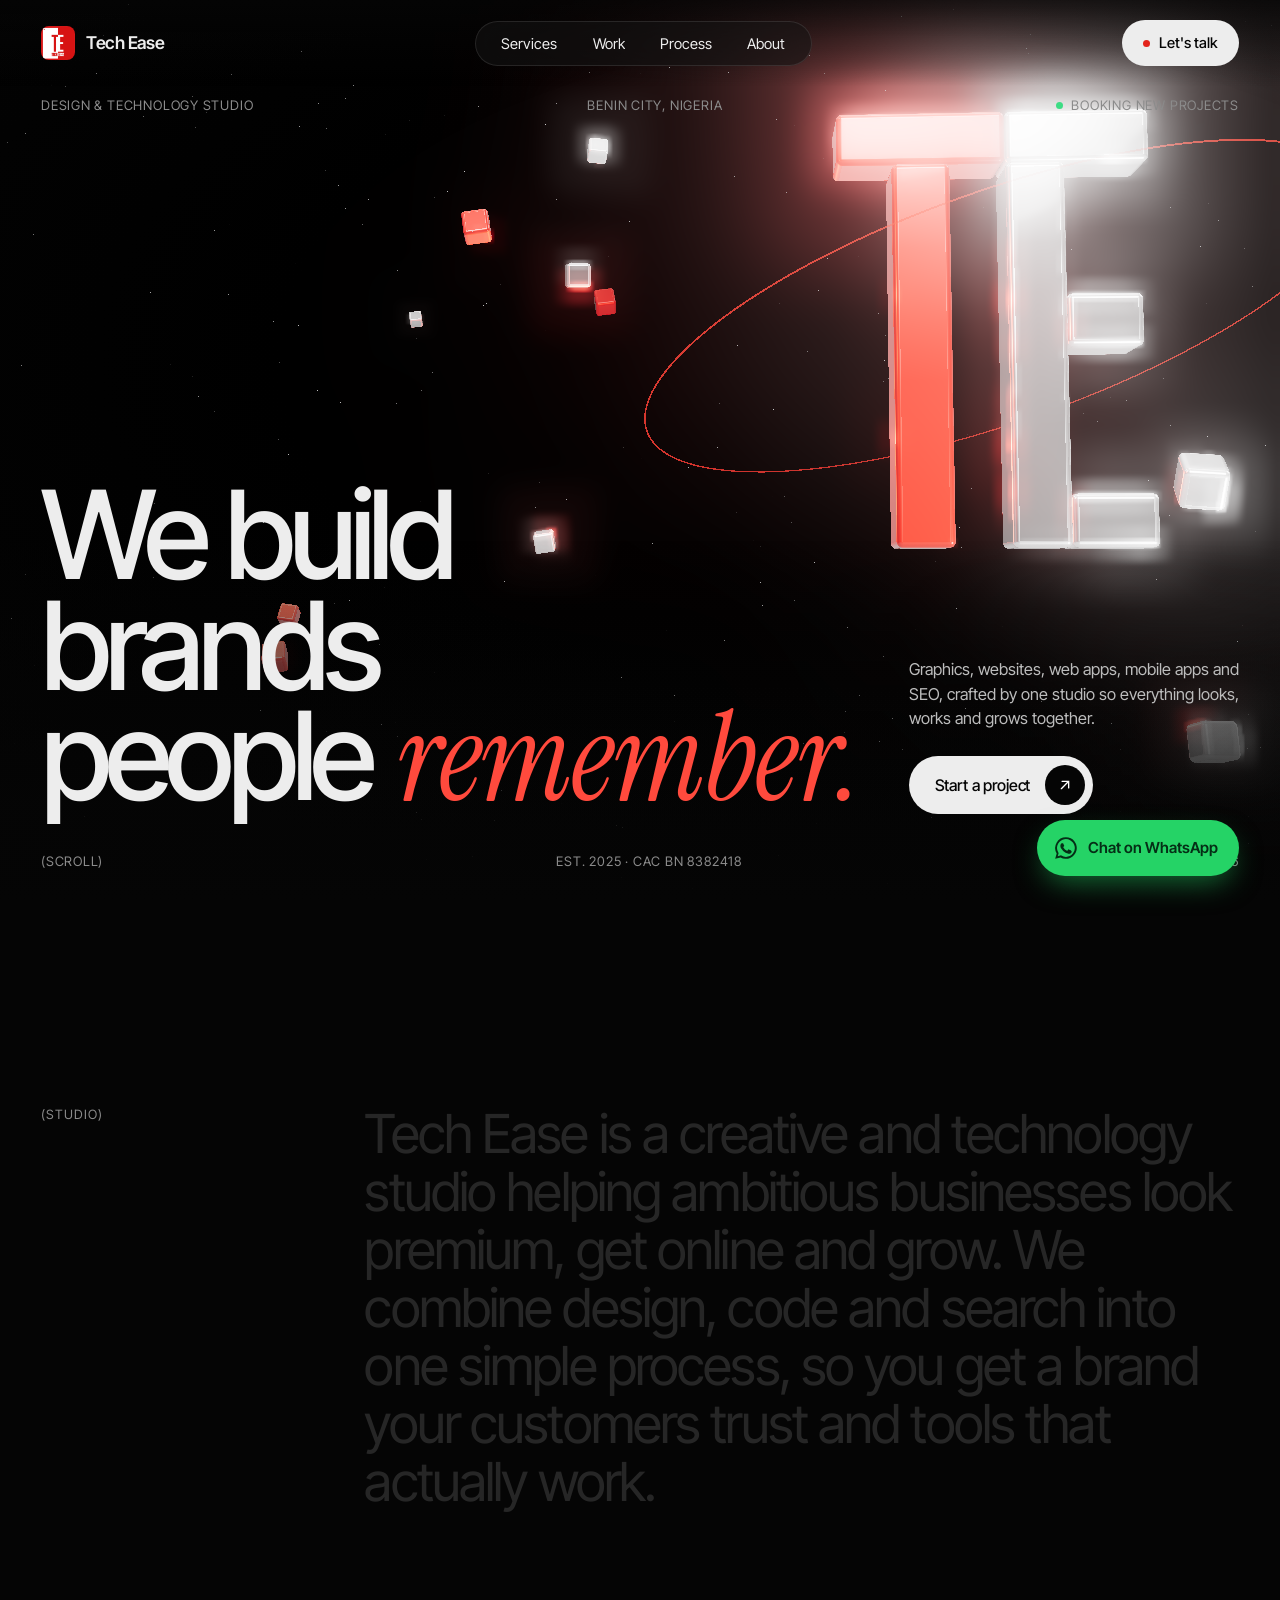
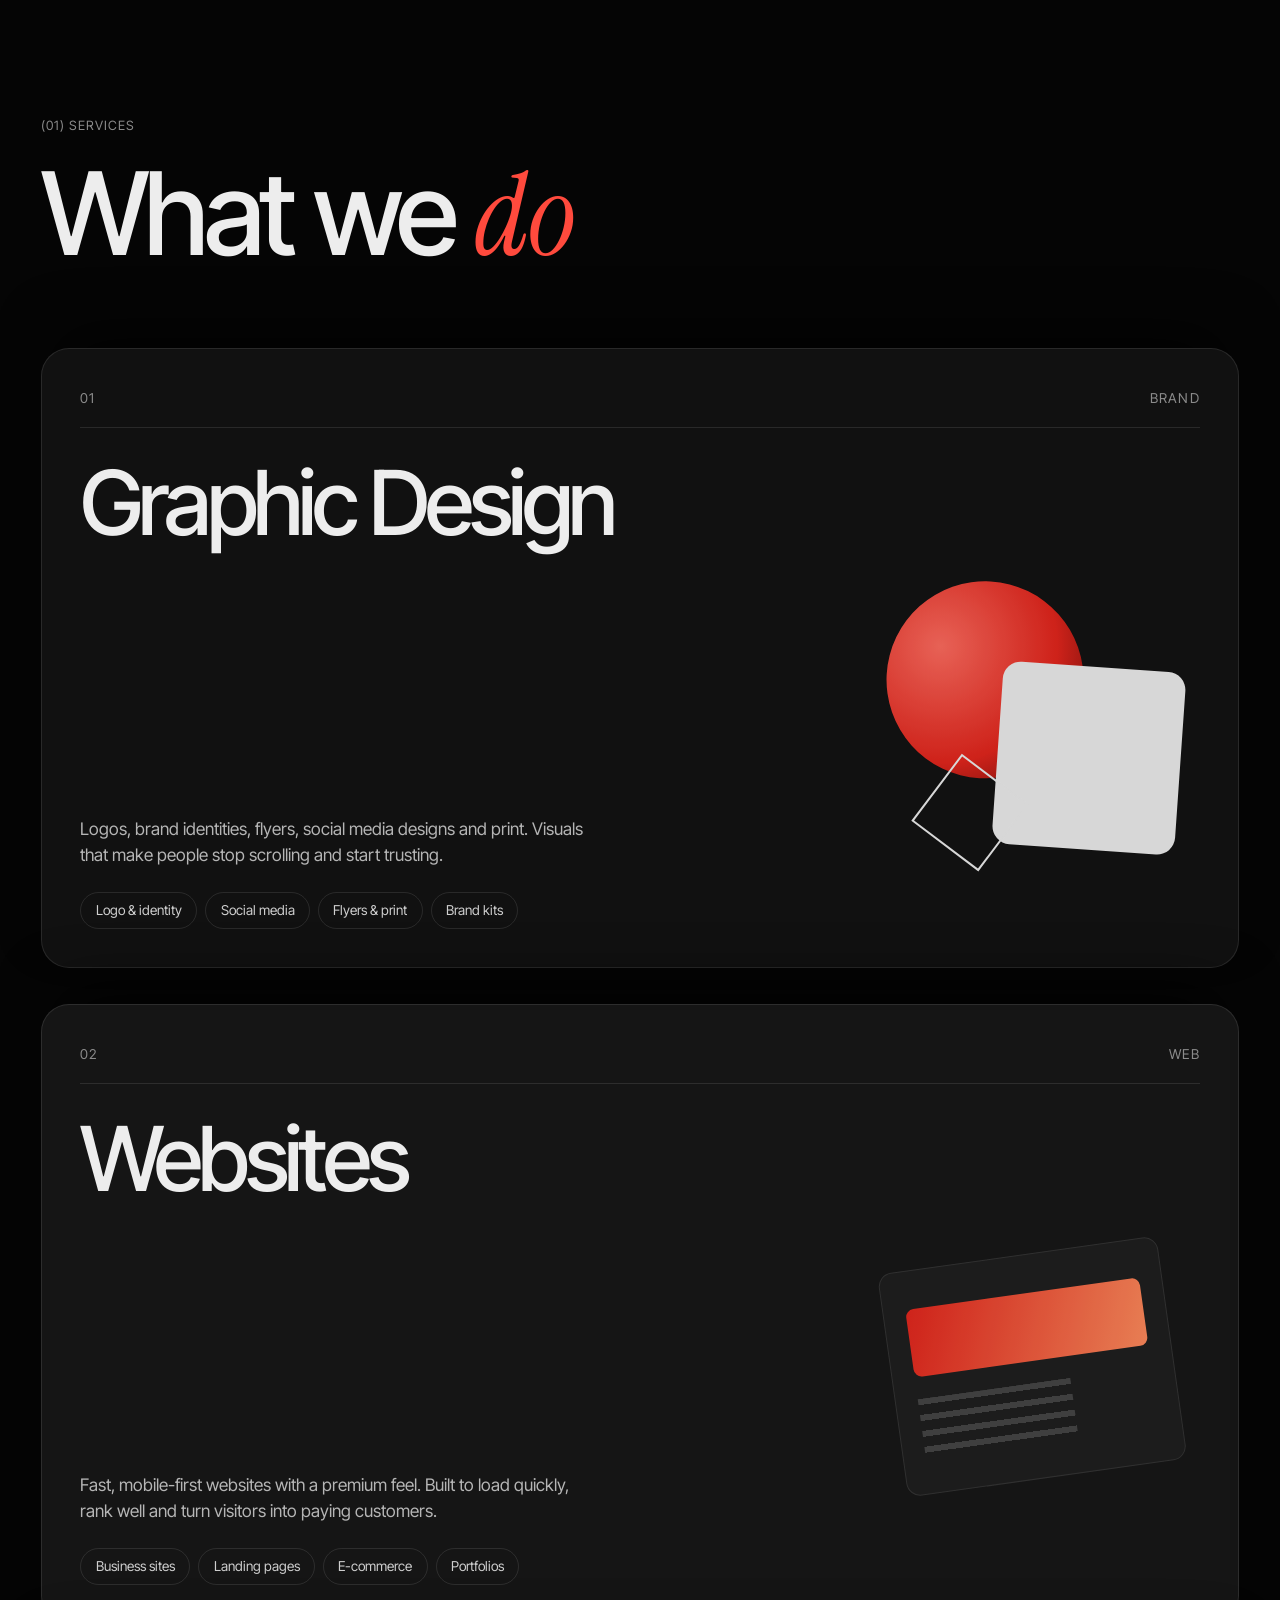
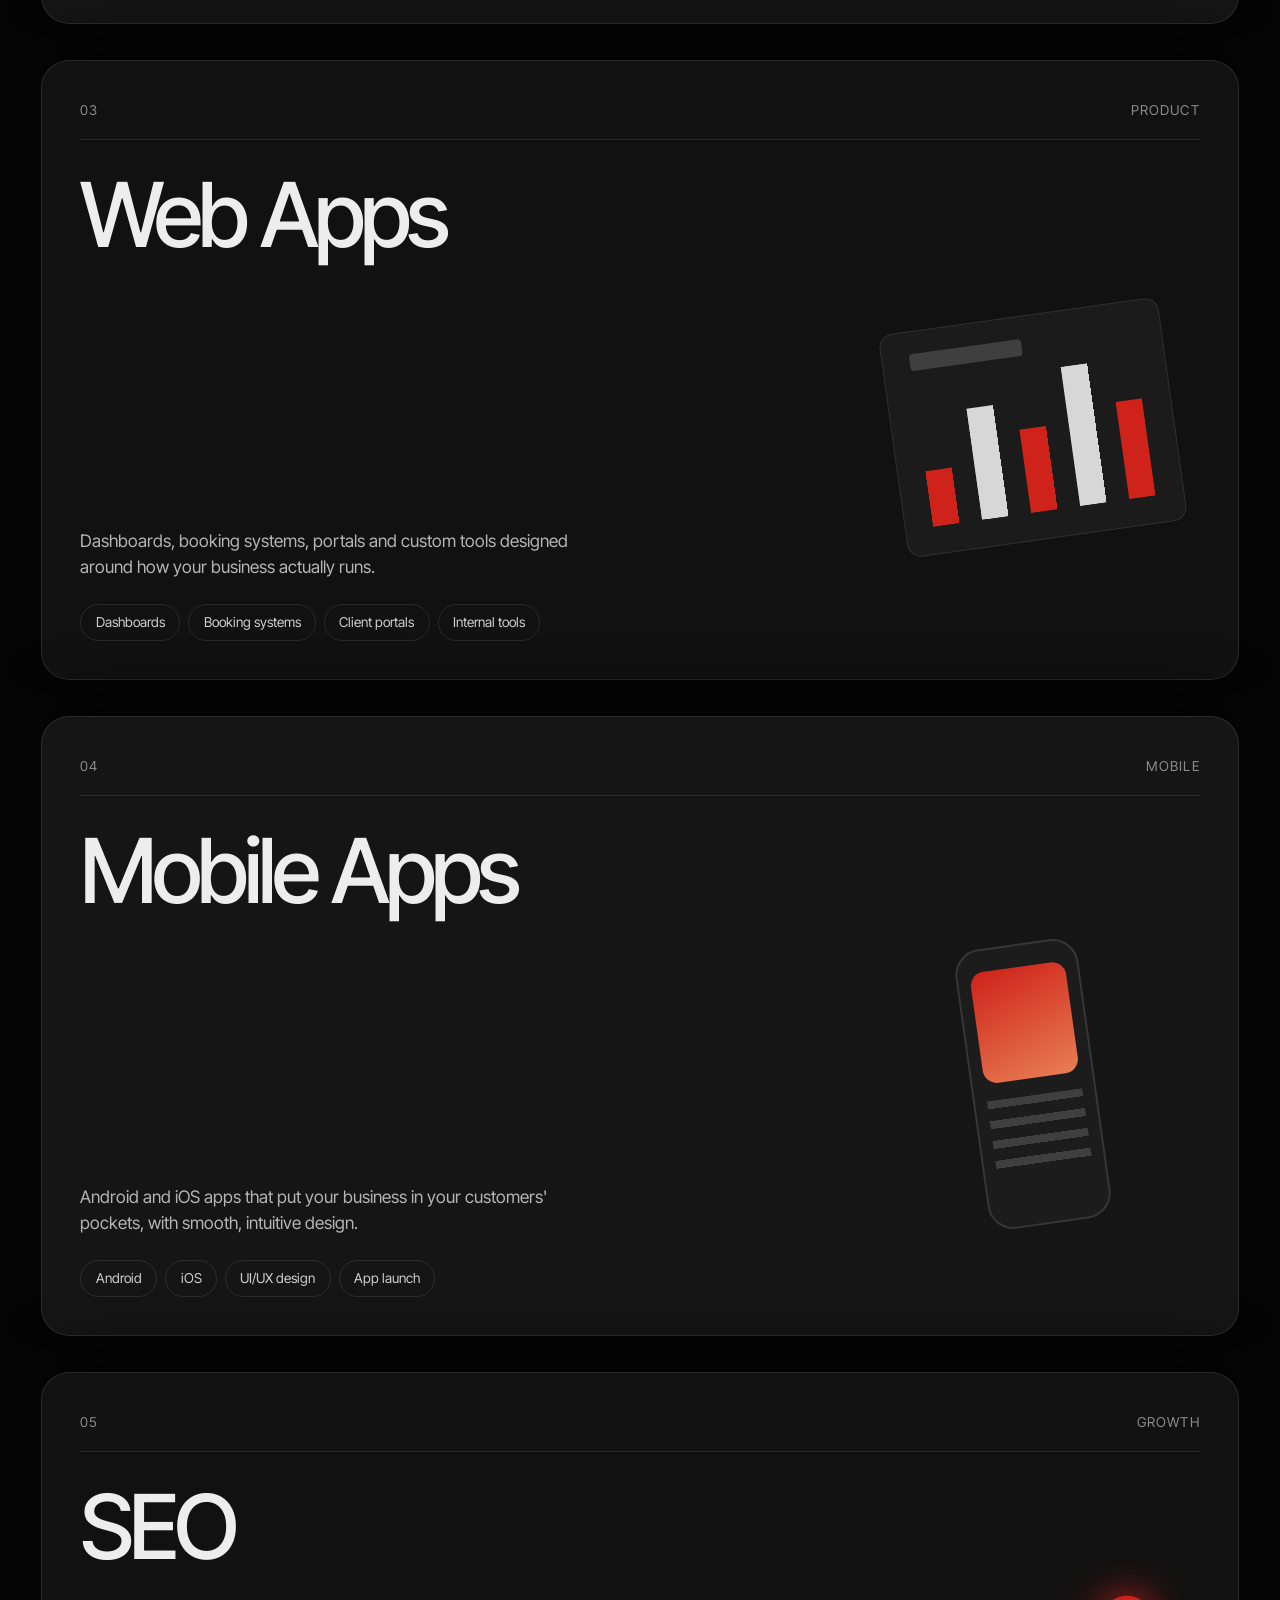
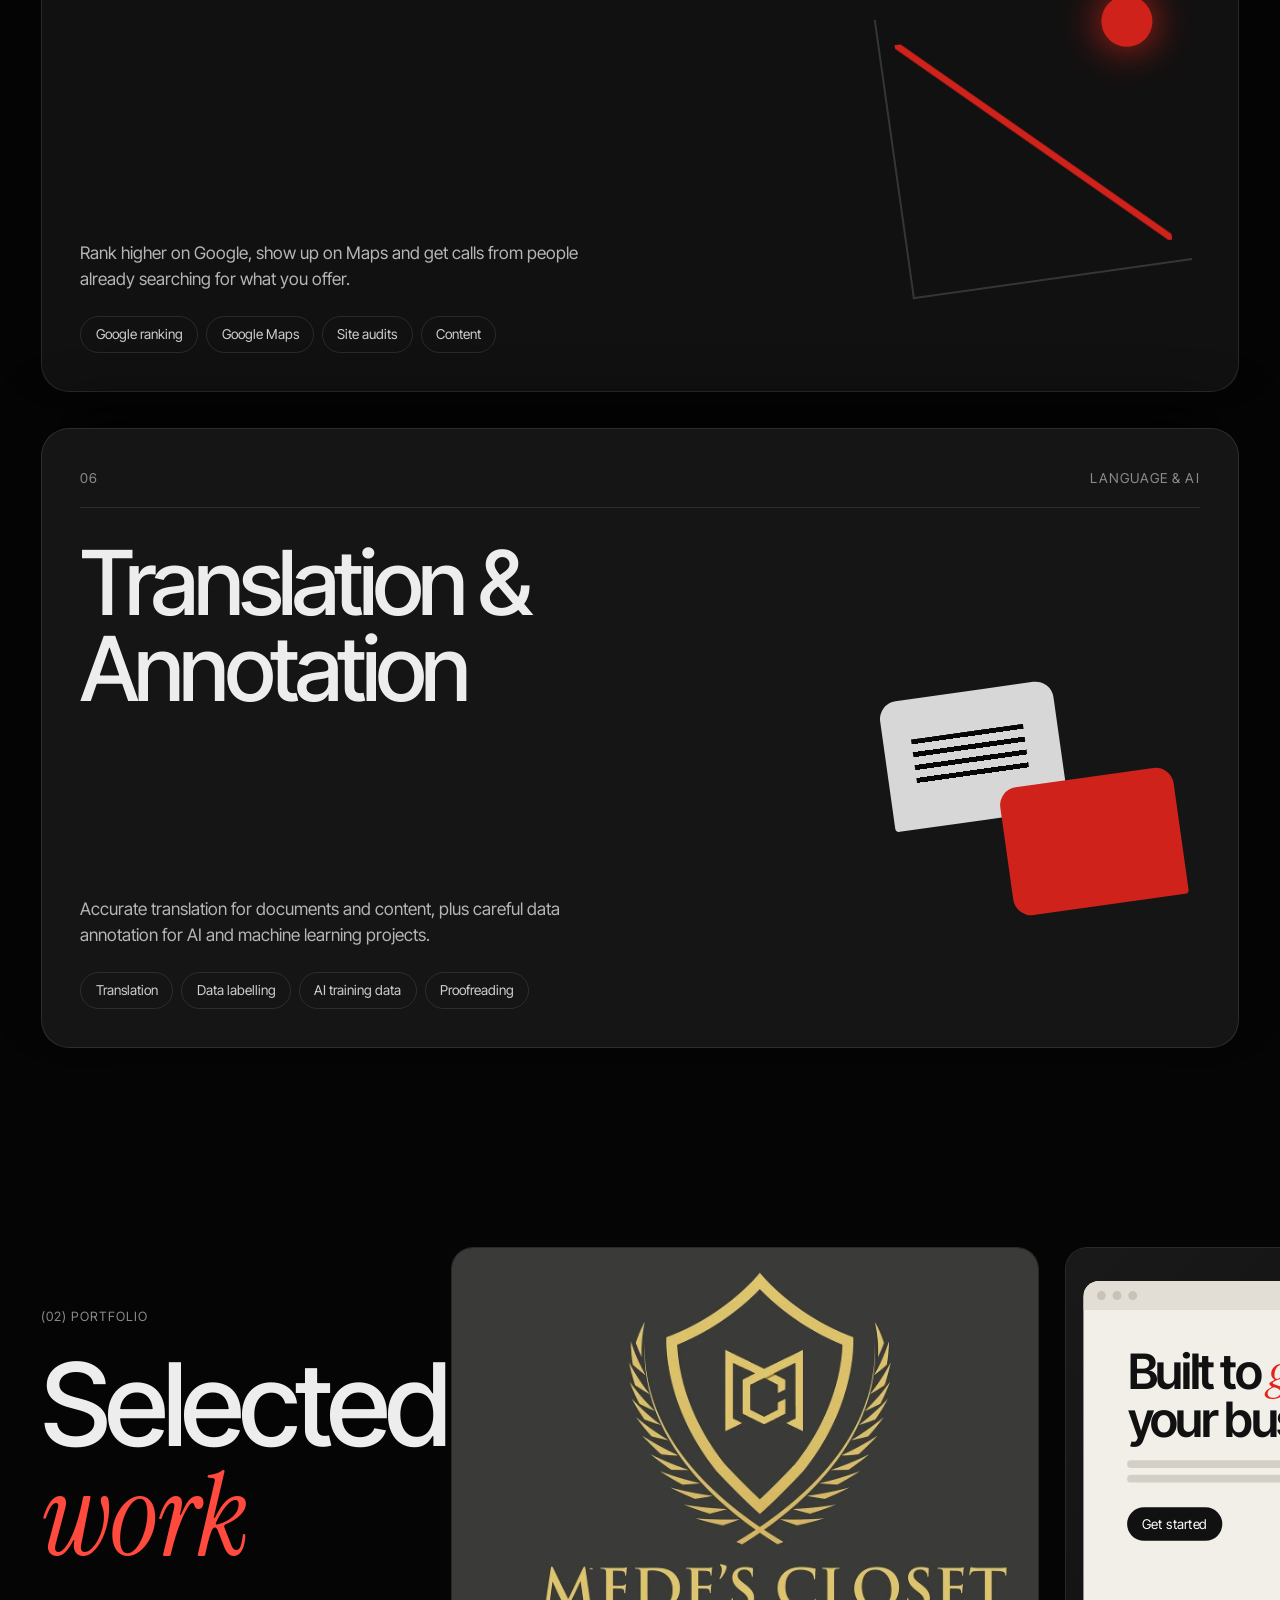
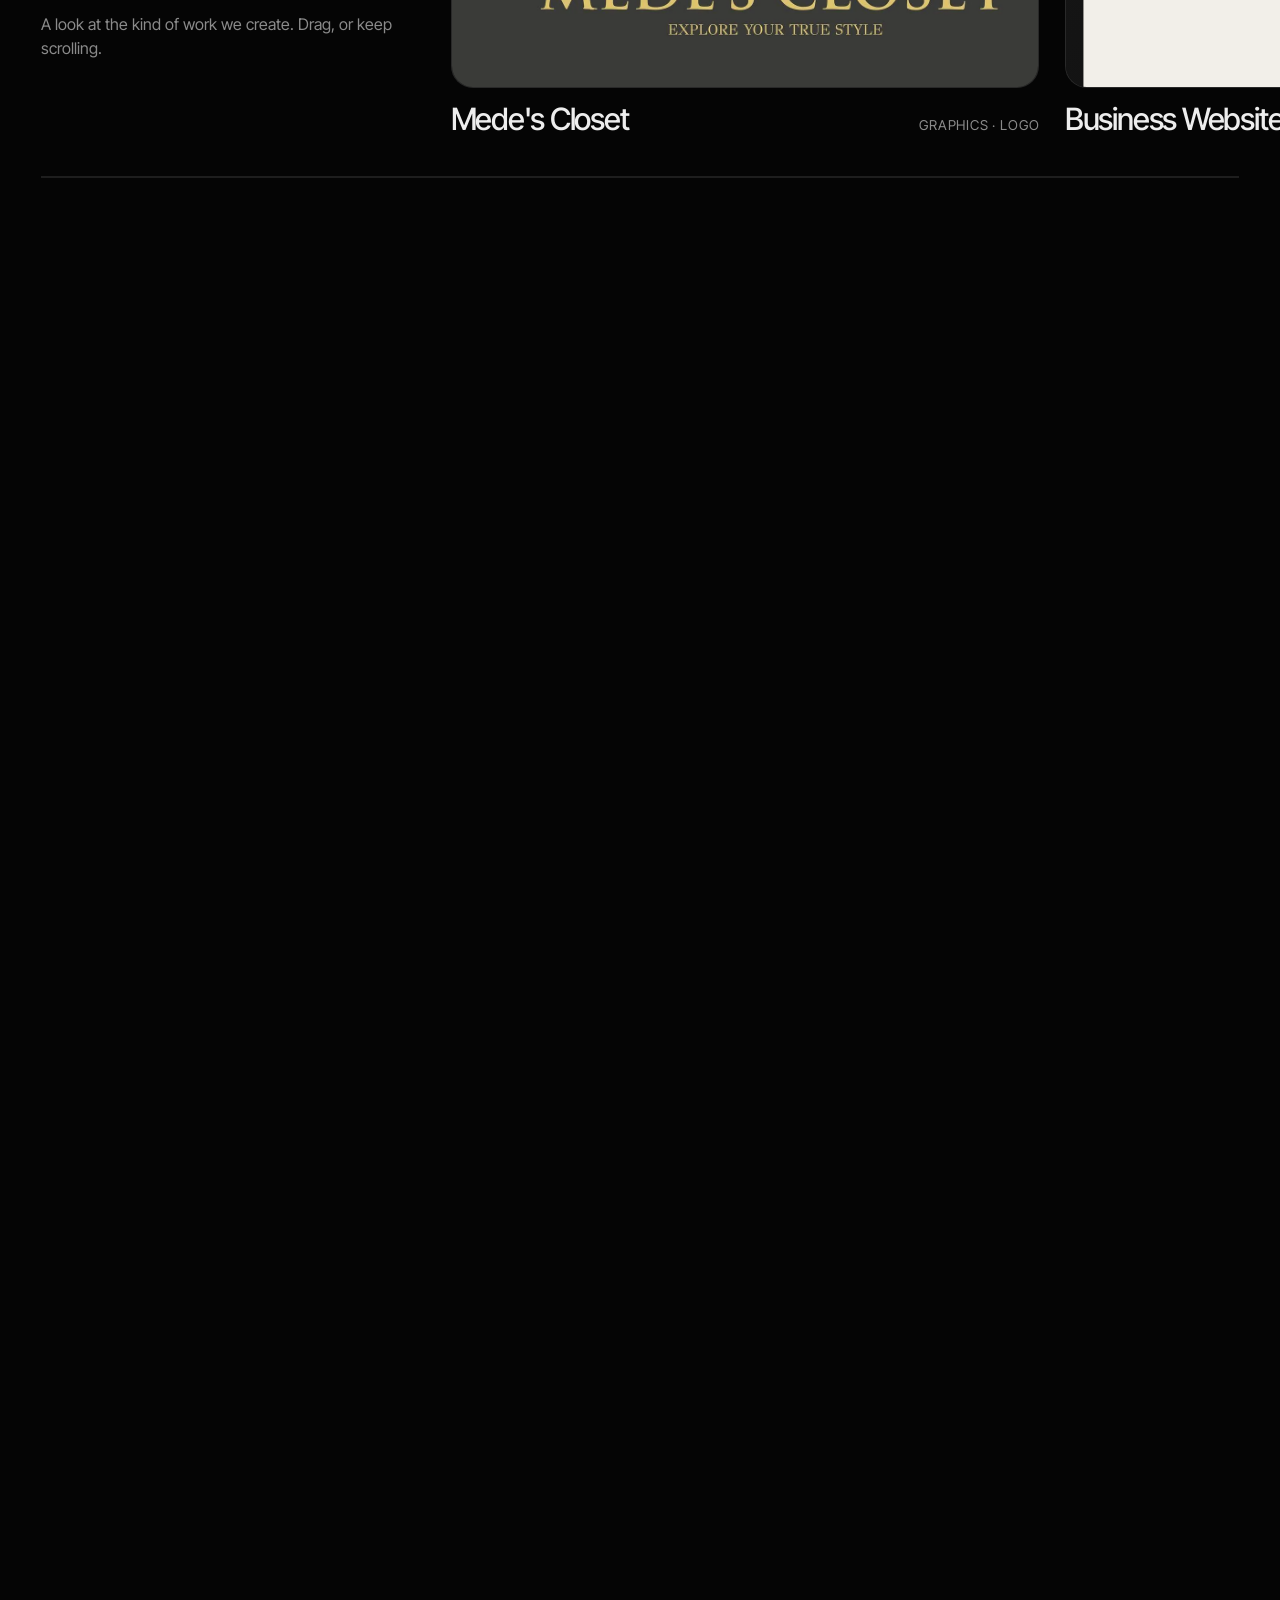
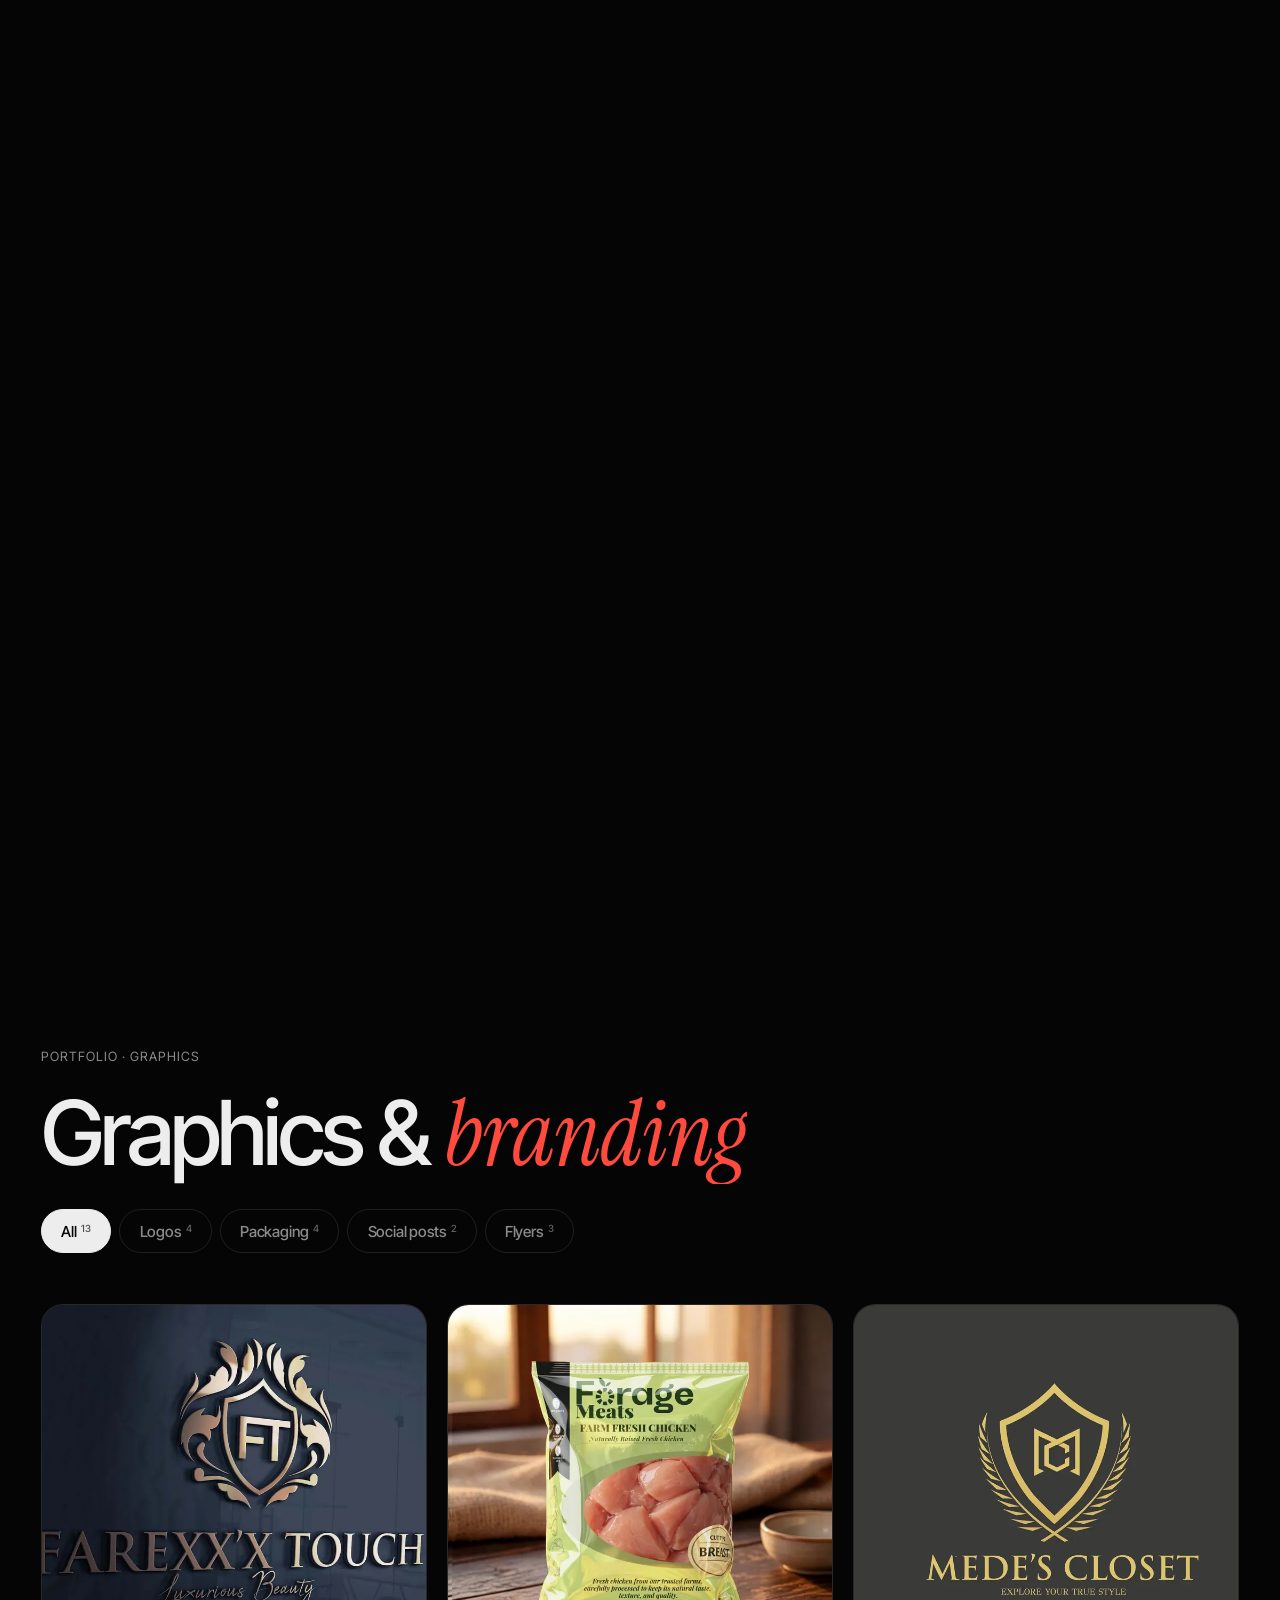
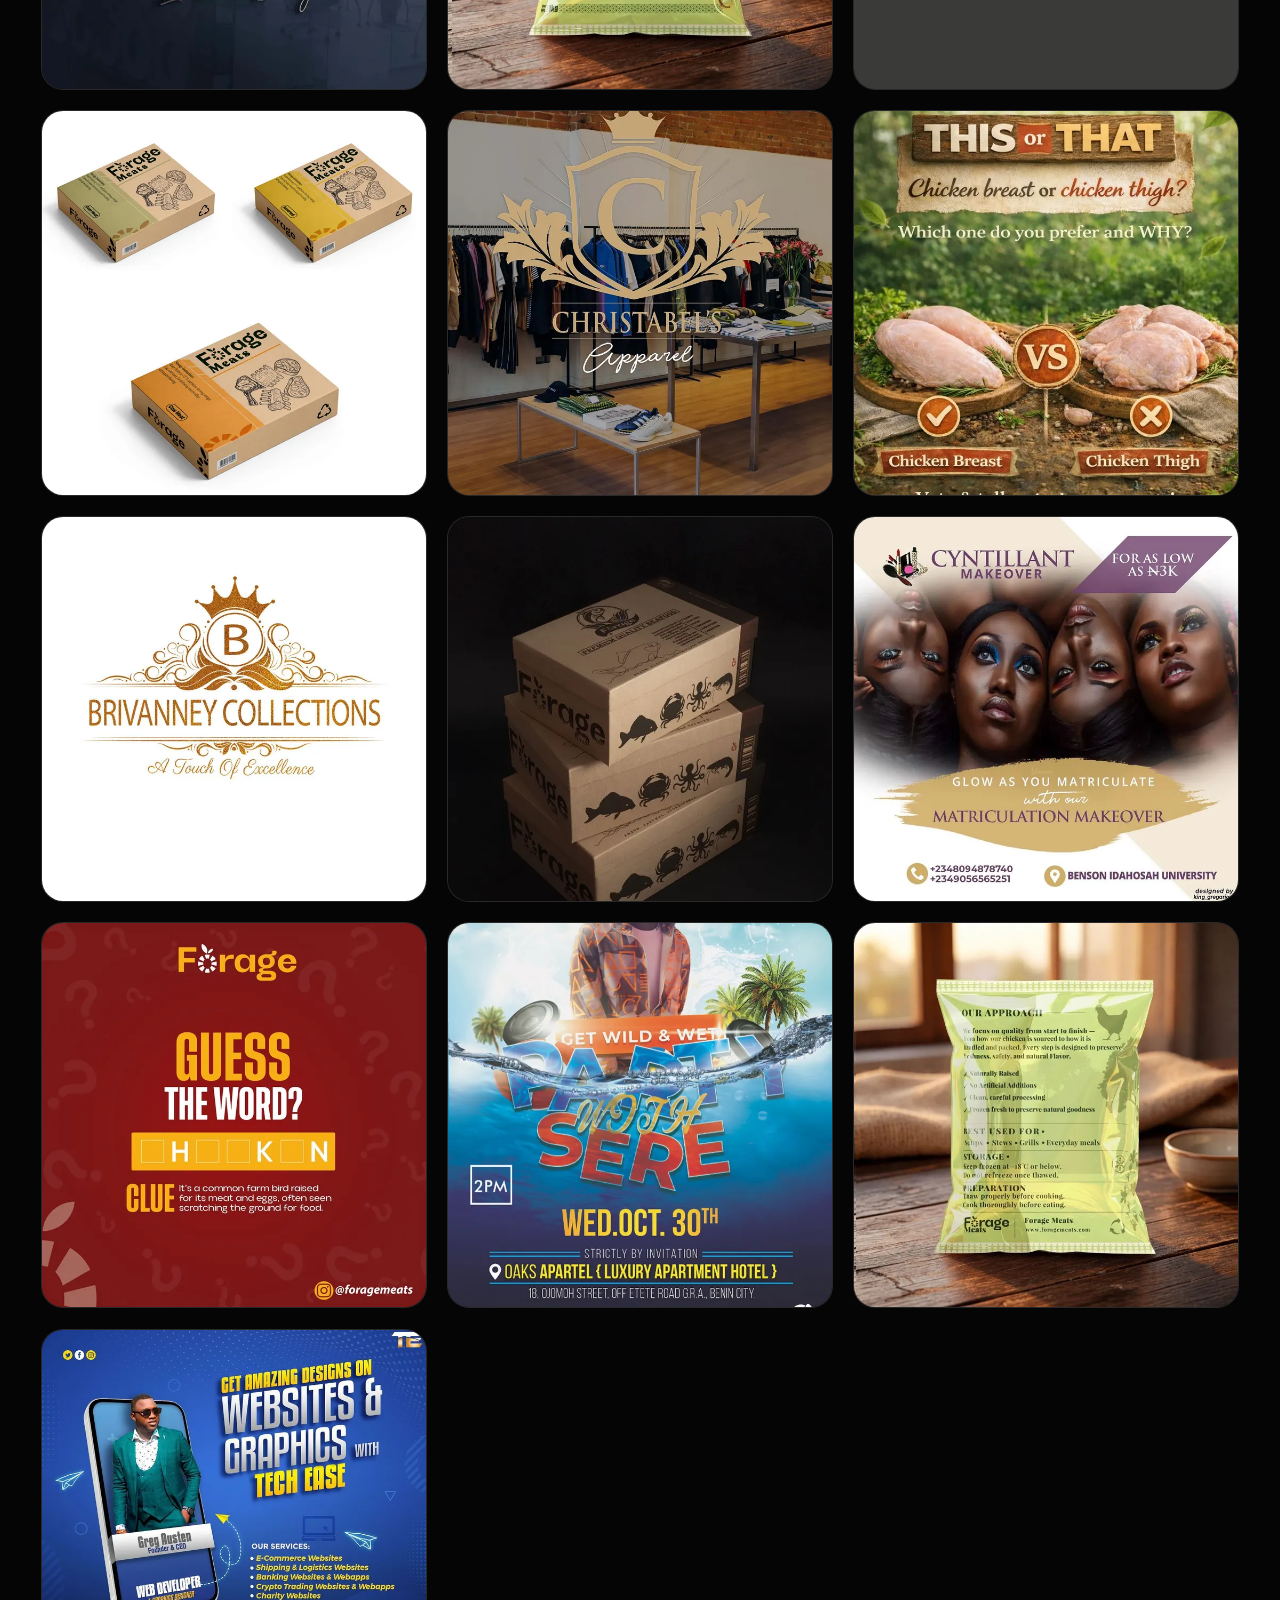
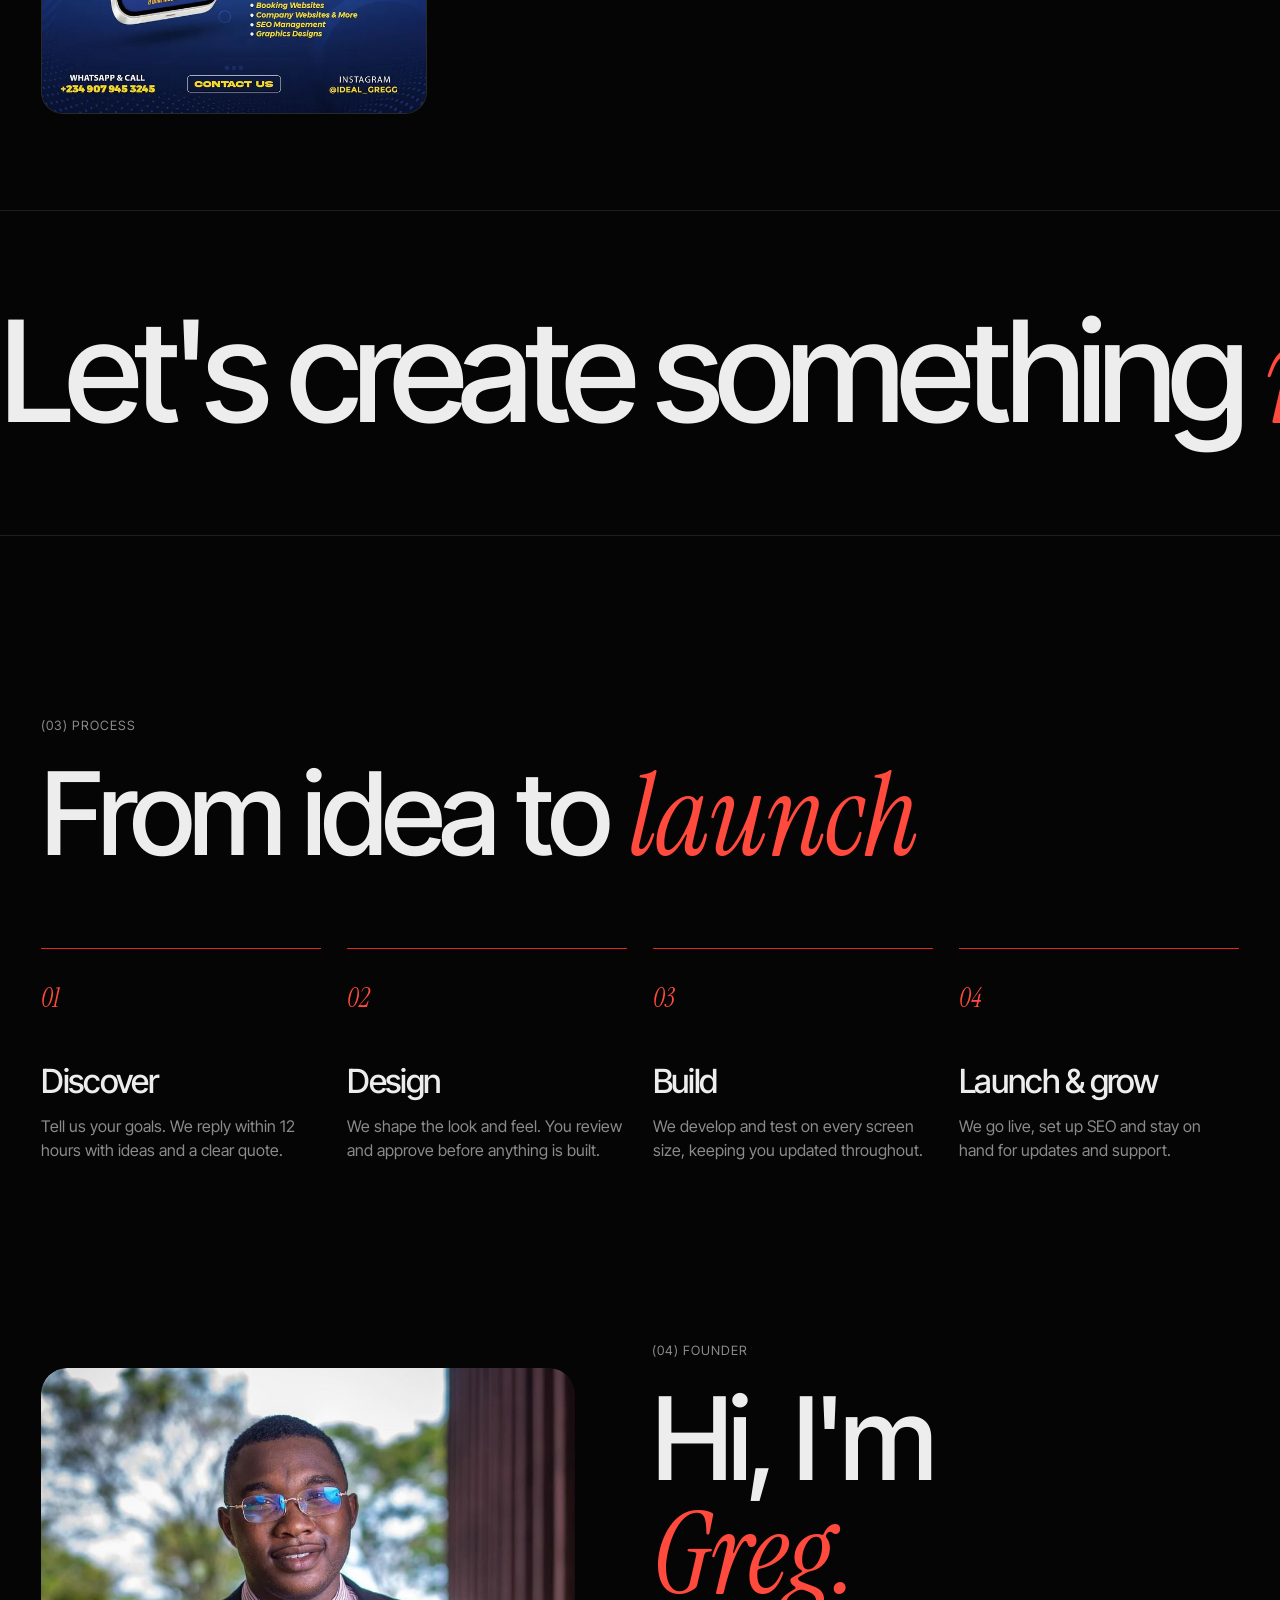
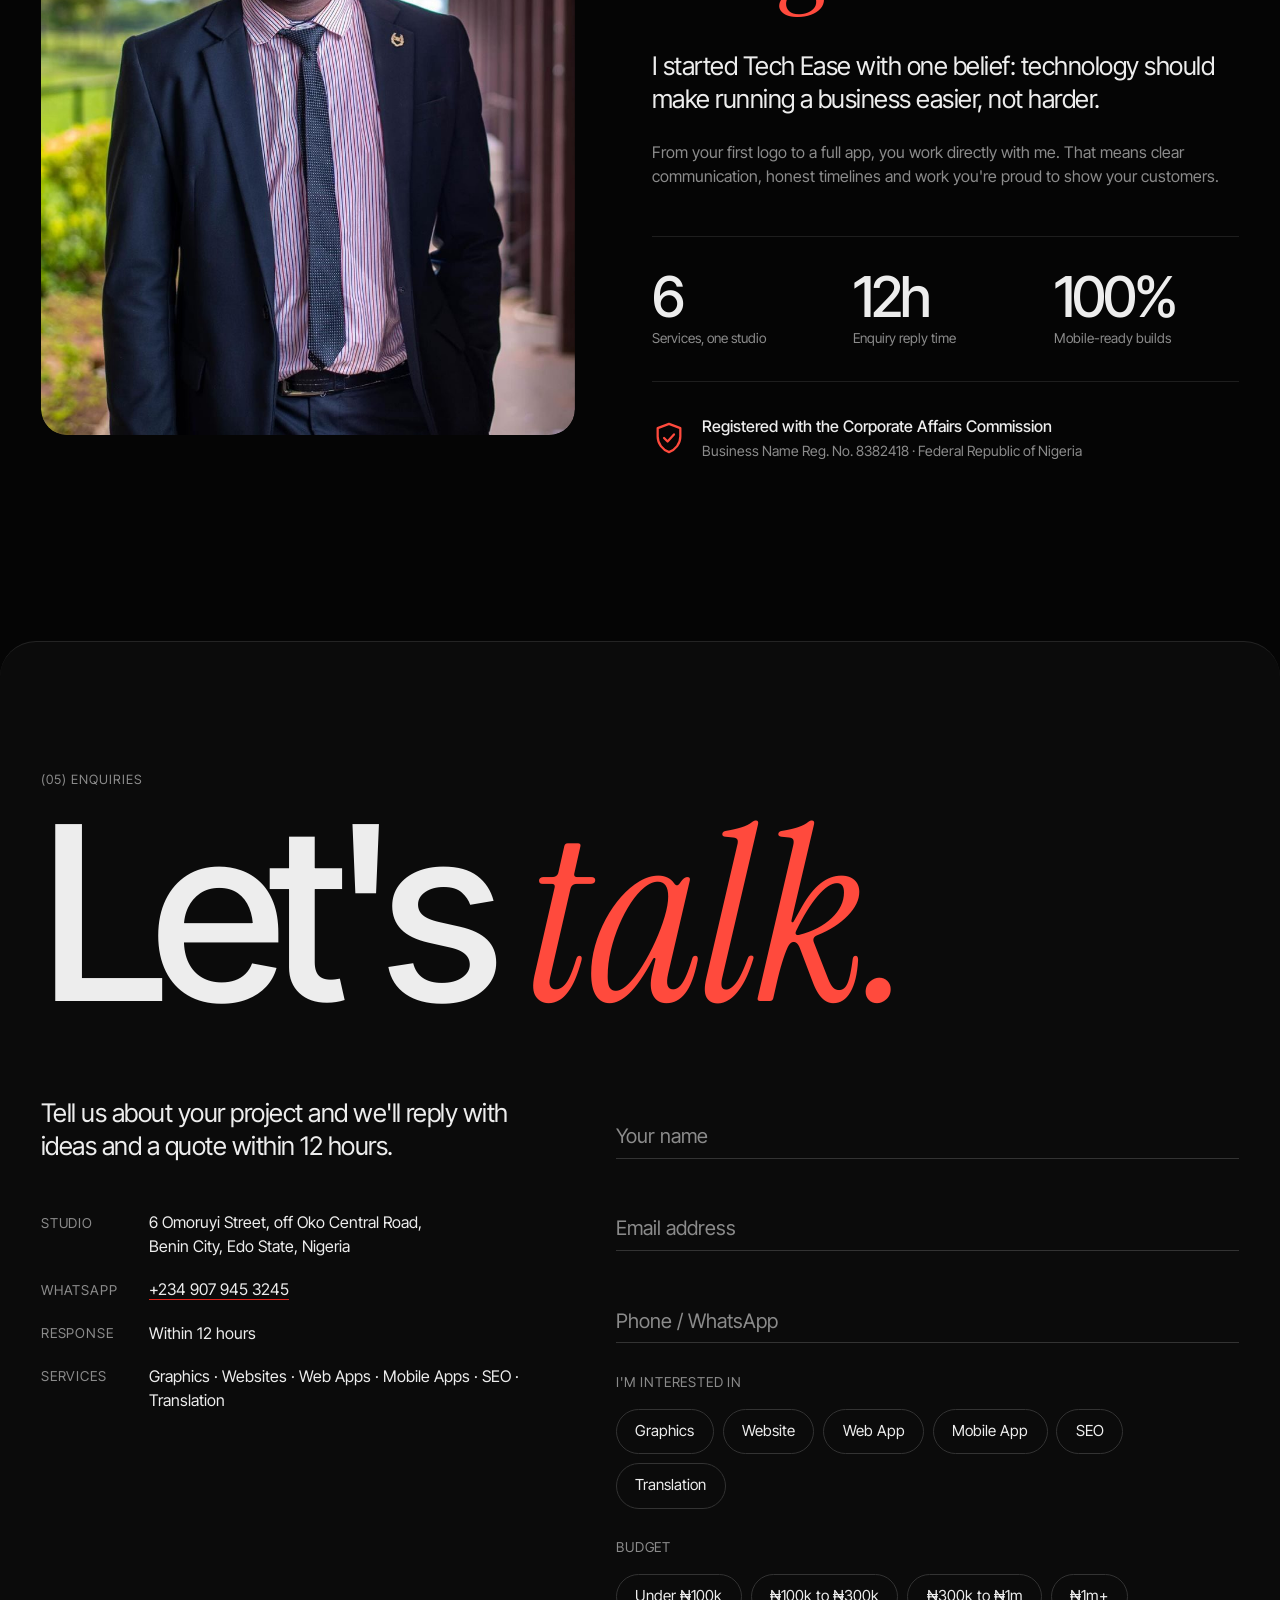
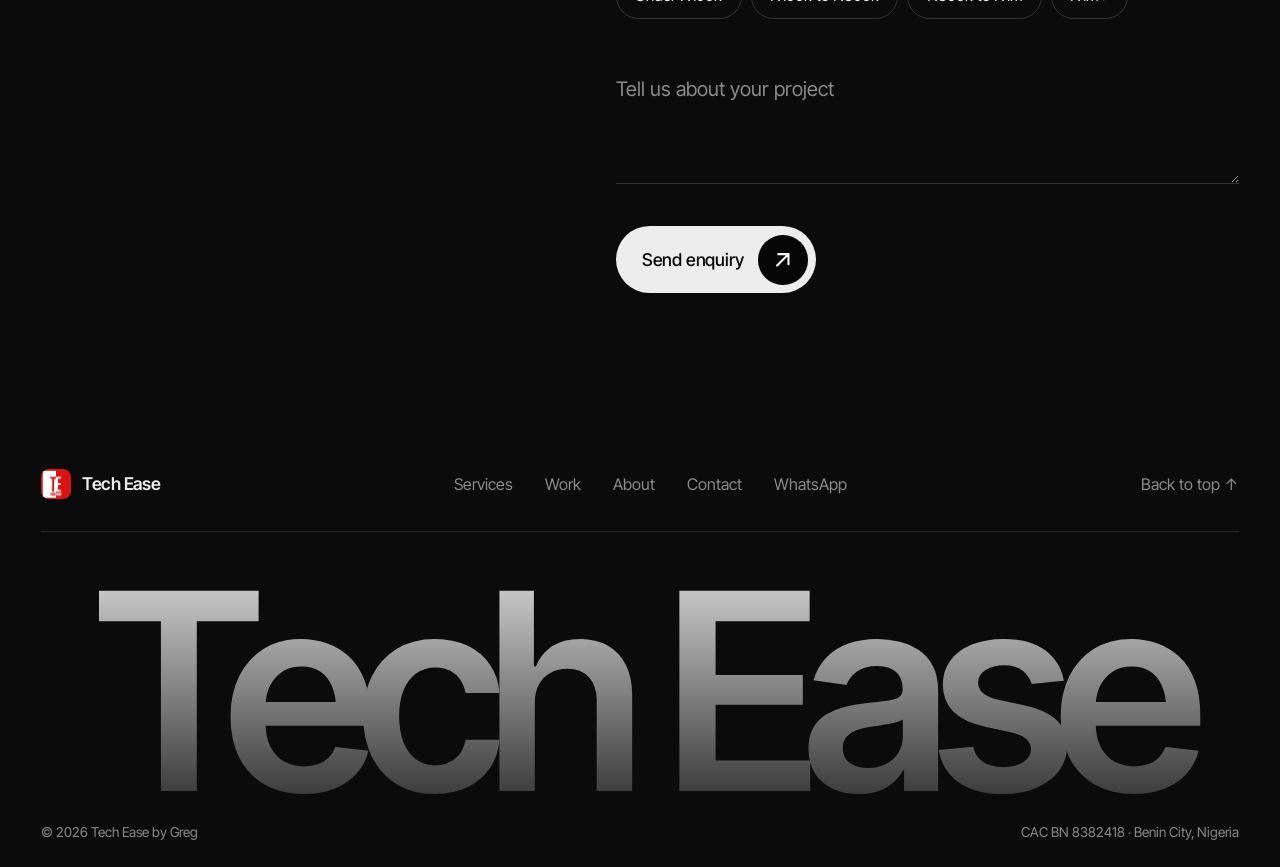
<file: index.html>
<!doctype html>
<html lang="en">
<head>
  <meta charset="utf-8">
  <meta name="viewport" content="width=device-width, initial-scale=1">
  <title>Tech Ease by Greg | Design &amp; Technology Studio</title>
  <meta name="description" content="Tech Ease is a design and technology studio in Benin City, Nigeria. Branding and graphics, websites, web apps, mobile apps and SEO. CAC registered (BN 8382418).">
  <meta property="og:title" content="Tech Ease by Greg | Design &amp; Technology Studio">
  <meta property="og:description" content="Branding, websites, web apps, mobile apps and SEO for businesses that want to look premium and grow.">
  <meta property="og:image" content="assets/logo-512.png">
  <meta name="theme-color" content="#050505">
  <link rel="icon" type="image/png" href="assets/favicon.png">
  <link rel="apple-touch-icon" href="assets/apple-touch-icon.png">
  <link rel="preconnect" href="https://fonts.googleapis.com">
  <link rel="preconnect" href="https://fonts.gstatic.com" crossorigin>
  <link href="https://fonts.googleapis.com/css2?family=Inter+Tight:wght@300;400;500;600&family=Instrument+Serif:ital@0;1&display=swap" rel="stylesheet">
  <link rel="stylesheet" href="styles.css">
  <script type="importmap">{ "imports": { "three": "./vendor/three.module.min.js", "three/addons/": "./vendor/addons/" } }</script>
</head>
<body class="is-loading">

<!-- Preloader -->
<div class="loader" aria-hidden="true">
  <div class="loader-top">
    <img src="assets/logo-512.png" alt="" width="44" height="44">
    <span>Tech Ease Studio</span>
  </div>
  <div class="loader-count"><span id="count">0</span></div>
</div>

<div class="cursor" aria-hidden="true"><span>View</span></div>

<!-- Nav -->
<header class="nav">
  <a href="#top" class="brand" aria-label="Tech Ease home">
    <img src="assets/logo-512.png" alt="" width="34" height="34">
    <span>Tech Ease</span>
  </a>
  <nav class="nav-links" id="menu">
    <a href="#services"><span data-text="Services">Services</span></a>
    <a href="#work"><span data-text="Work">Work</span></a>
    <a href="#process"><span data-text="Process">Process</span></a>
    <a href="#about"><span data-text="About">About</span></a>
    <a href="#contact" class="nav-mobile-cta">Start a project</a>
  </nav>
  <a href="#contact" class="nav-cta magnetic"><span class="nav-dot"></span>Let's talk</a>
  <button class="menu-btn" aria-label="Open menu" aria-expanded="false" aria-controls="menu"><span></span><span></span></button>
</header>

<main id="top">

  <!-- HERO -->
  <section class="hero">
    <canvas id="scene" aria-hidden="true"></canvas>
    <div class="hero-vignette" aria-hidden="true"></div>

    <div class="hero-meta hero-meta-top">
      <span>Design &amp; Technology Studio</span>
      <span class="hide-sm">Benin City, Nigeria</span>
      <span class="avail hide-sm"><i></i>Booking new projects</span>
    </div>

    <div class="hero-content">
      <h1 class="hero-title split-hero">
        <span class="row">We build brands</span>
        <span class="row">people <em>remember.</em></span>
      </h1>
      <div class="hero-side fade-up">
        <p>Graphics, websites, web apps, mobile apps and SEO, crafted by one studio so everything looks, works and grows together.</p>
        <a href="#contact" class="btn magnetic"><span>Start a project</span><svg viewBox="0 0 24 24"><path d="M7 17 17 7M8 7h9v9"/></svg></a>
      </div>
    </div>

    <div class="hero-meta hero-meta-bottom">
      <span>(Scroll)</span>
      <span class="hide-sm">Est. 2025 · CAC BN 8382418</span>
      <span>©2026</span>
    </div>
  </section>

  <!-- STATEMENT -->
  <section class="statement">
    <p class="label">(Studio)</p>
    <p class="statement-text" id="statement">Tech Ease is a creative and technology studio helping ambitious businesses look premium, get online and grow. We combine design, code and search into one simple process, so you get a brand your customers trust and tools that actually work.</p>
  </section>

  <!-- SERVICES -->
  <section id="services" class="services">
    <div class="section-head">
      <p class="label">(01) Services</p>
      <h2 class="split">What we <em>do</em></h2>
    </div>

    <div class="stack">
      <article class="svc" style="--i:0">
        <div class="svc-top"><span class="svc-num">01</span><span class="svc-cat">Brand</span></div>
        <h3>Graphic Design</h3>
        <div class="svc-body">
          <p>Logos, brand identities, flyers, social media designs and print. Visuals that make people stop scrolling and start trusting.</p>
          <ul class="tags"><li>Logo &amp; identity</li><li>Social media</li><li>Flyers &amp; print</li><li>Brand kits</li></ul>
        </div>
        <div class="svc-art art-graphics" aria-hidden="true"><i></i><i></i><i></i></div>
      </article>
      <article class="svc" style="--i:1">
        <div class="svc-top"><span class="svc-num">02</span><span class="svc-cat">Web</span></div>
        <h3>Websites</h3>
        <div class="svc-body">
          <p>Fast, mobile-first websites with a premium feel. Built to load quickly, rank well and turn visitors into paying customers.</p>
          <ul class="tags"><li>Business sites</li><li>Landing pages</li><li>E-commerce</li><li>Portfolios</li></ul>
        </div>
        <div class="svc-art art-web" aria-hidden="true"><i></i><i></i><i></i></div>
      </article>
      <article class="svc" style="--i:2">
        <div class="svc-top"><span class="svc-num">03</span><span class="svc-cat">Product</span></div>
        <h3>Web Apps</h3>
        <div class="svc-body">
          <p>Dashboards, booking systems, portals and custom tools designed around how your business actually runs.</p>
          <ul class="tags"><li>Dashboards</li><li>Booking systems</li><li>Client portals</li><li>Internal tools</li></ul>
        </div>
        <div class="svc-art art-app" aria-hidden="true"><i></i><i></i><i></i></div>
      </article>
      <article class="svc" style="--i:3">
        <div class="svc-top"><span class="svc-num">04</span><span class="svc-cat">Mobile</span></div>
        <h3>Mobile Apps</h3>
        <div class="svc-body">
          <p>Android and iOS apps that put your business in your customers' pockets, with smooth, intuitive design.</p>
          <ul class="tags"><li>Android</li><li>iOS</li><li>UI/UX design</li><li>App launch</li></ul>
        </div>
        <div class="svc-art art-mobile" aria-hidden="true"><i></i><i></i><i></i></div>
      </article>
      <article class="svc" style="--i:4">
        <div class="svc-top"><span class="svc-num">05</span><span class="svc-cat">Growth</span></div>
        <h3>SEO</h3>
        <div class="svc-body">
          <p>Rank higher on Google, show up on Maps and get calls from people already searching for what you offer.</p>
          <ul class="tags"><li>Google ranking</li><li>Google Maps</li><li>Site audits</li><li>Content</li></ul>
        </div>
        <div class="svc-art art-seo" aria-hidden="true"><i></i><i></i><i></i></div>
      </article>
      <article class="svc" style="--i:5">
        <div class="svc-top"><span class="svc-num">06</span><span class="svc-cat">Language &amp; AI</span></div>
        <h3>Translation &amp; Annotation</h3>
        <div class="svc-body">
          <p>Accurate translation for documents and content, plus careful data annotation for AI and machine learning projects.</p>
          <ul class="tags"><li>Translation</li><li>Data labelling</li><li>AI training data</li><li>Proofreading</li></ul>
        </div>
        <div class="svc-art art-lang" aria-hidden="true"><i></i><i></i><i></i></div>
      </article>
    </div>
  </section>

  <!-- WORK -->
  <section id="work" class="work">
    <div class="work-pin">
      <div class="work-track" id="work-track">
        <div class="work-intro">
          <p class="label">(02) Portfolio</p>
          <h2>Selected<br><em>work</em></h2>
          <p class="muted">A look at the kind of work we create. Drag, or keep scrolling.</p>
        </div>
        <!-- project cards from work.js -->
      </div>
    </div>
    <div class="work-progress" aria-hidden="true"><span></span></div>
  </section>

  <!-- GRAPHICS GALLERY -->
  <section id="graphics" class="gallery">
    <div class="gallery-head">
      <div>
        <p class="label">Portfolio · Graphics</p>
        <h2 class="split">Graphics &amp; <em>branding</em></h2>
      </div>
      <div class="gallery-filters" role="group" aria-label="Filter designs" id="gallery-filters"></div>
    </div>
    <div class="gallery-grid" id="gallery-grid"><!-- designs from work.js --></div>
  </section>

  <div class="lightbox" id="lightbox" role="dialog" aria-modal="true" aria-label="Design preview" hidden>
    <button class="lb-close" type="button" aria-label="Close">&times;</button>
    <button class="lb-nav lb-prev" type="button" aria-label="Previous design">&#8592;</button>
    <figure><img alt=""><figcaption><b></b><span></span></figcaption></figure>
    <button class="lb-nav lb-next" type="button" aria-label="Next design">&#8594;</button>
  </div>

  <!-- MARQUEE -->
  <section class="big-marquee" aria-hidden="true">
    <div class="bm-track">
      <span>Let's create something <em>remarkable</em></span><b>✦</b>
      <span>Let's create something <em>remarkable</em></span><b>✦</b>
    </div>
  </section>

  <!-- PROCESS -->
  <section id="process" class="process">
    <div class="section-head">
      <p class="label">(03) Process</p>
      <h2 class="split">From idea to <em>launch</em></h2>
    </div>
    <div class="steps">
      <div class="step"><span class="step-line"></span><span class="step-num">01</span><h3>Discover</h3><p>Tell us your goals. We reply within 12 hours with ideas and a clear quote.</p></div>
      <div class="step"><span class="step-line"></span><span class="step-num">02</span><h3>Design</h3><p>We shape the look and feel. You review and approve before anything is built.</p></div>
      <div class="step"><span class="step-line"></span><span class="step-num">03</span><h3>Build</h3><p>We develop and test on every screen size, keeping you updated throughout.</p></div>
      <div class="step"><span class="step-line"></span><span class="step-num">04</span><h3>Launch &amp; grow</h3><p>We go live, set up SEO and stay on hand for updates and support.</p></div>
    </div>
  </section>

  <!-- ABOUT -->
  <section id="about" class="about">
    <div class="about-media">
      <div class="about-img"><img src="assets/greg.jpg" alt="Greg, founder of Tech Ease"></div>
    </div>
    <div class="about-copy">
      <p class="label">(04) Founder</p>
      <h2 class="split">Hi, I'm <em>Greg.</em></h2>
      <p class="lead fade-up">I started Tech Ease with one belief: technology should make running a business easier, not harder.</p>
      <p class="muted fade-up">From your first logo to a full app, you work directly with me. That means clear communication, honest timelines and work you're proud to show your customers.</p>
      <div class="facts fade-up">
        <div><strong data-count="6">0</strong><span>Services, one studio</span></div>
        <div><strong data-count="12" data-suffix="h">0</strong><span>Enquiry reply time</span></div>
        <div><strong data-count="100" data-suffix="%">0</strong><span>Mobile-ready builds</span></div>
      </div>
      <div class="cert fade-up">
        <svg viewBox="0 0 24 24" aria-hidden="true"><path d="M12 2 4 5v6c0 5 3.4 9.3 8 11 4.6-1.7 8-6 8-11V5l-8-3Z"/><path d="m8.5 12 2.5 2.5 4.5-5"/></svg>
        <div><strong>Registered with the Corporate Affairs Commission</strong><span>Business Name Reg. No. 8382418 · Federal Republic of Nigeria</span></div>
      </div>
    </div>
  </section>

  <!-- CONTACT -->
  <section id="contact" class="contact">
    <div class="contact-head">
      <p class="label">(05) Enquiries</p>
      <h2 class="contact-title split">Let's <em>talk.</em></h2>
    </div>
    <div class="contact-grid">
      <div class="contact-info fade-up">
        <p class="lead">Tell us about your project and we'll reply with ideas and a quote within 12 hours.</p>
        <dl>
          <dt>Studio</dt><dd>6 Omoruyi Street, off Oko Central Road,<br>Benin City, Edo State, Nigeria</dd>
          <dt>WhatsApp</dt><dd><a class="wa-link" href="https://wa.me/2349079453245?text=Hi%20Tech%20Ease%2C%20I%27d%20like%20to%20discuss%20a%20project." target="_blank" rel="noopener">+234 907 945 3245</a></dd>
          <dt>Response</dt><dd>Within 12 hours</dd>
          <dt>Services</dt><dd>Graphics · Websites · Web Apps · Mobile Apps · SEO · Translation</dd>
        </dl>
      </div>
      <form class="form fade-up" name="enquiry" method="POST" action="/thanks.html" data-netlify="true" netlify-honeypot="company-website">
        <input type="hidden" name="form-name" value="enquiry">
        <p class="hidden"><label>Leave this empty <input name="company-website"></label></p>
        <div class="field"><input id="f-name" name="name" required autocomplete="name" placeholder=" "><label for="f-name">Your name</label></div>
        <div class="field"><input id="f-email" type="email" name="email" required autocomplete="email" placeholder=" "><label for="f-email">Email address</label></div>
        <div class="field"><input id="f-phone" type="tel" name="phone" autocomplete="tel" placeholder=" "><label for="f-phone">Phone / WhatsApp</label></div>
        <input type="hidden" name="services" id="services-field">
        <fieldset class="chips">
          <legend>I'm interested in</legend>
          <label><input type="checkbox" data-service value="Graphic Design"><span>Graphics</span></label>
          <label><input type="checkbox" data-service value="Website"><span>Website</span></label>
          <label><input type="checkbox" data-service value="Web App"><span>Web App</span></label>
          <label><input type="checkbox" data-service value="Mobile App"><span>Mobile App</span></label>
          <label><input type="checkbox" data-service value="SEO"><span>SEO</span></label>
          <label><input type="checkbox" data-service value="Translation & Annotation"><span>Translation</span></label>
        </fieldset>
        <fieldset class="chips">
          <legend>Budget</legend>
          <label><input type="radio" name="budget" value="Under ₦100k"><span>Under ₦100k</span></label>
          <label><input type="radio" name="budget" value="₦100k to ₦300k"><span>₦100k to ₦300k</span></label>
          <label><input type="radio" name="budget" value="₦300k to ₦1m"><span>₦300k to ₦1m</span></label>
          <label><input type="radio" name="budget" value="₦1m+"><span>₦1m+</span></label>
        </fieldset>
        <div class="field"><textarea id="f-msg" name="message" rows="4" required placeholder=" "></textarea><label for="f-msg">Tell us about your project</label></div>
        <button type="submit" class="btn btn-lg magnetic"><span>Send enquiry</span><svg viewBox="0 0 24 24"><path d="M7 17 17 7M8 7h9v9"/></svg></button>
      </form>
    </div>
  </section>
</main>

<a class="wa-fab magnetic" href="https://wa.me/2349079453245?text=Hi%20Tech%20Ease%2C%20I%27d%20like%20to%20discuss%20a%20project." target="_blank" rel="noopener" aria-label="Chat with Tech Ease on WhatsApp">
  <svg viewBox="0 0 24 24" aria-hidden="true"><path d="M12 2a10 10 0 0 0-8.6 15.1L2 22l5-1.3A10 10 0 1 0 12 2Zm0 18.2c-1.5 0-3-.4-4.3-1.2l-.3-.2-3 .8.8-2.9-.2-.3A8.2 8.2 0 1 1 12 20.2Zm4.5-6.1c-.2-.1-1.5-.7-1.7-.8-.2-.1-.4-.1-.6.1l-.8 1c-.1.2-.3.2-.5.1a6.7 6.7 0 0 1-3.3-2.9c-.3-.4.2-.4.7-1.4.1-.2 0-.3 0-.4l-.8-1.8c-.2-.5-.4-.4-.6-.4h-.5c-.2 0-.4.1-.7.3-.2.3-.9.9-.9 2.2s.9 2.5 1 2.7c.1.2 1.8 2.8 4.4 3.9 1.6.7 2.3.8 3.1.6.5-.1 1.5-.6 1.7-1.2.2-.6.2-1.1.2-1.2-.1-.1-.3-.2-.5-.3Z"/></svg>
  <span>Chat on WhatsApp</span>
</a>

<footer class="footer">
  <div class="footer-top">
    <a href="#top" class="brand"><img src="assets/logo-512.png" alt="" width="30" height="30"><span>Tech Ease</span></a>
    <nav><a href="#services">Services</a><a href="#work">Work</a><a href="#about">About</a><a href="#contact">Contact</a><a href="https://wa.me/2349079453245?text=Hi%20Tech%20Ease%2C%20I%27d%20like%20to%20discuss%20a%20project." target="_blank" rel="noopener">WhatsApp</a></nav>
    <a href="#top" class="to-top">Back to top ↑</a>
  </div>
  <p class="footer-word" aria-hidden="true">Tech Ease</p>
  <div class="footer-bottom"><span>© <span id="year">2026</span> Tech Ease by Greg</span><span>CAC BN 8382418 · Benin City, Nigeria</span></div>
</footer>

<script src="vendor/gsap.min.js"></script>
<script src="vendor/ScrollTrigger.min.js"></script>
<script src="vendor/SplitText.min.js"></script>
<script src="vendor/lenis.min.js"></script>
<script src="work.js"></script>
<script src="gallery.js"></script>
<script src="script.js"></script>
<script type="module" src="scene.js"></script>
</body>
</html>
</file>
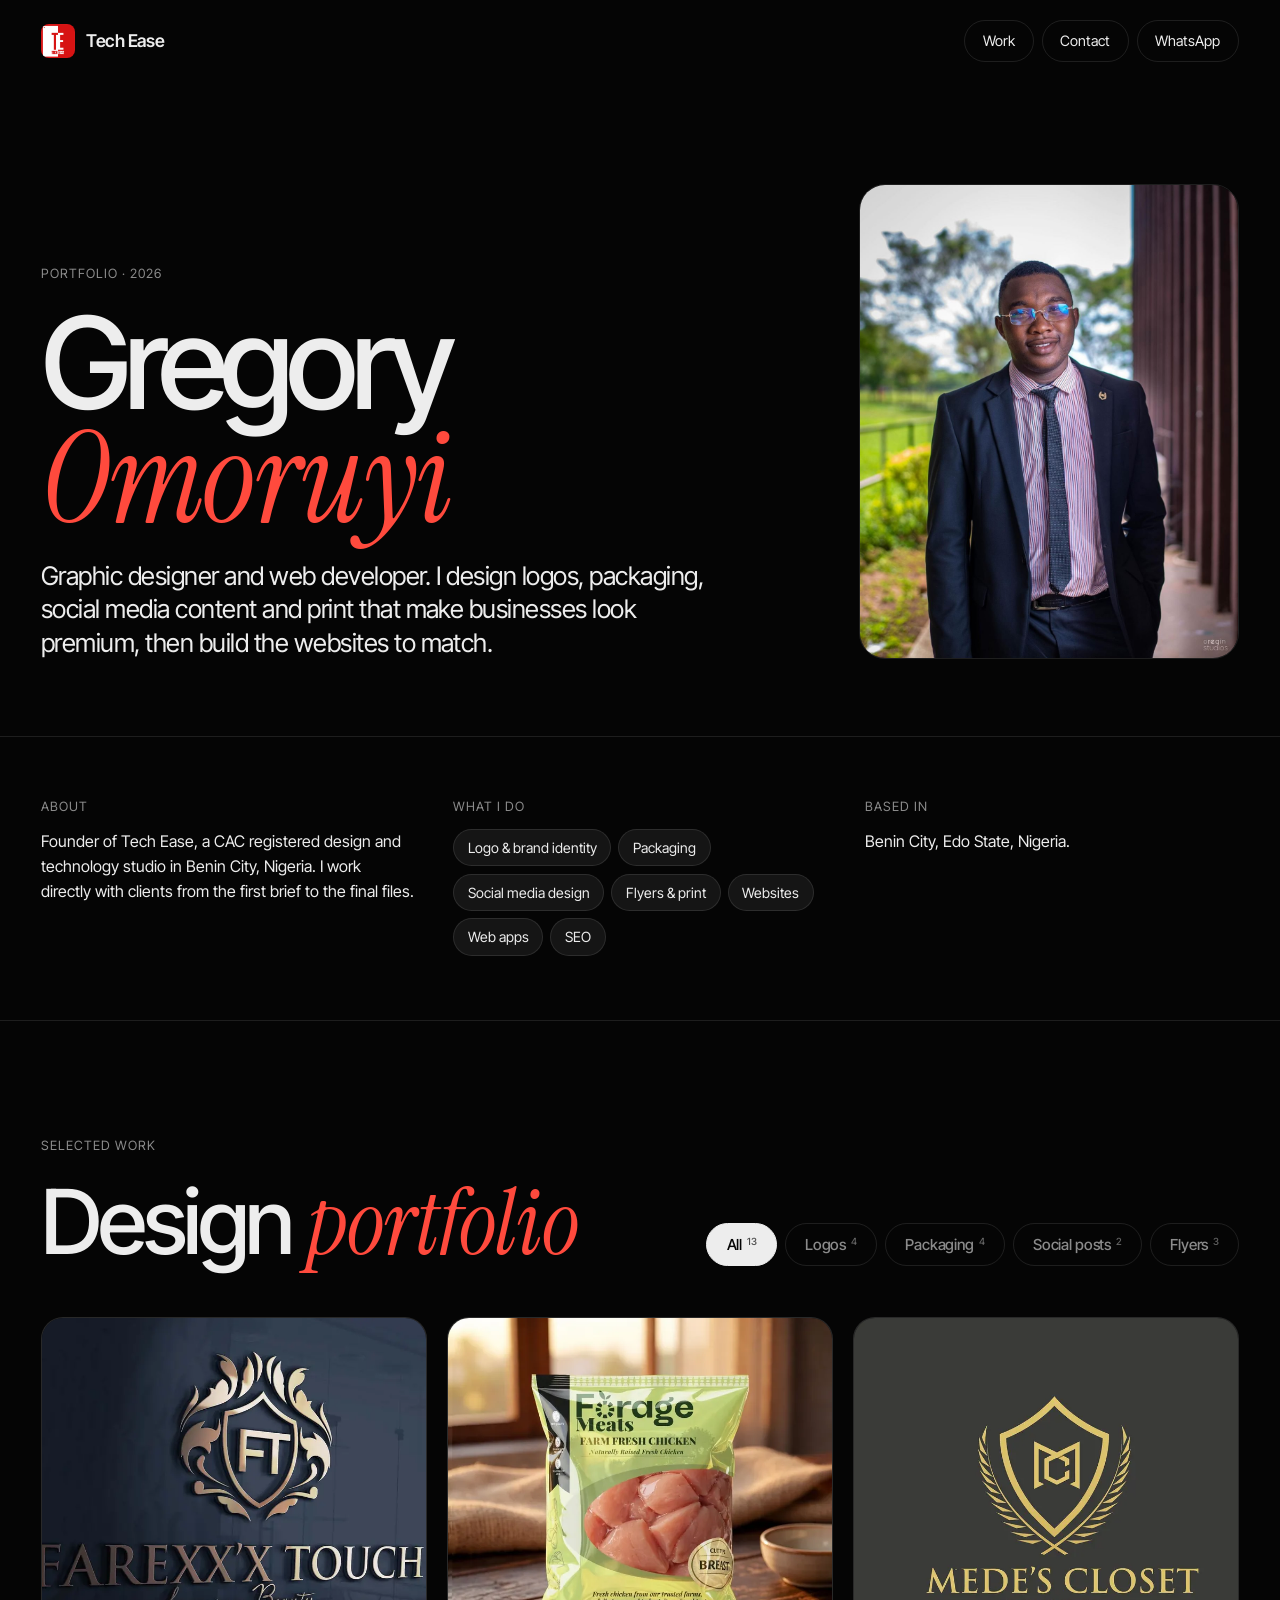
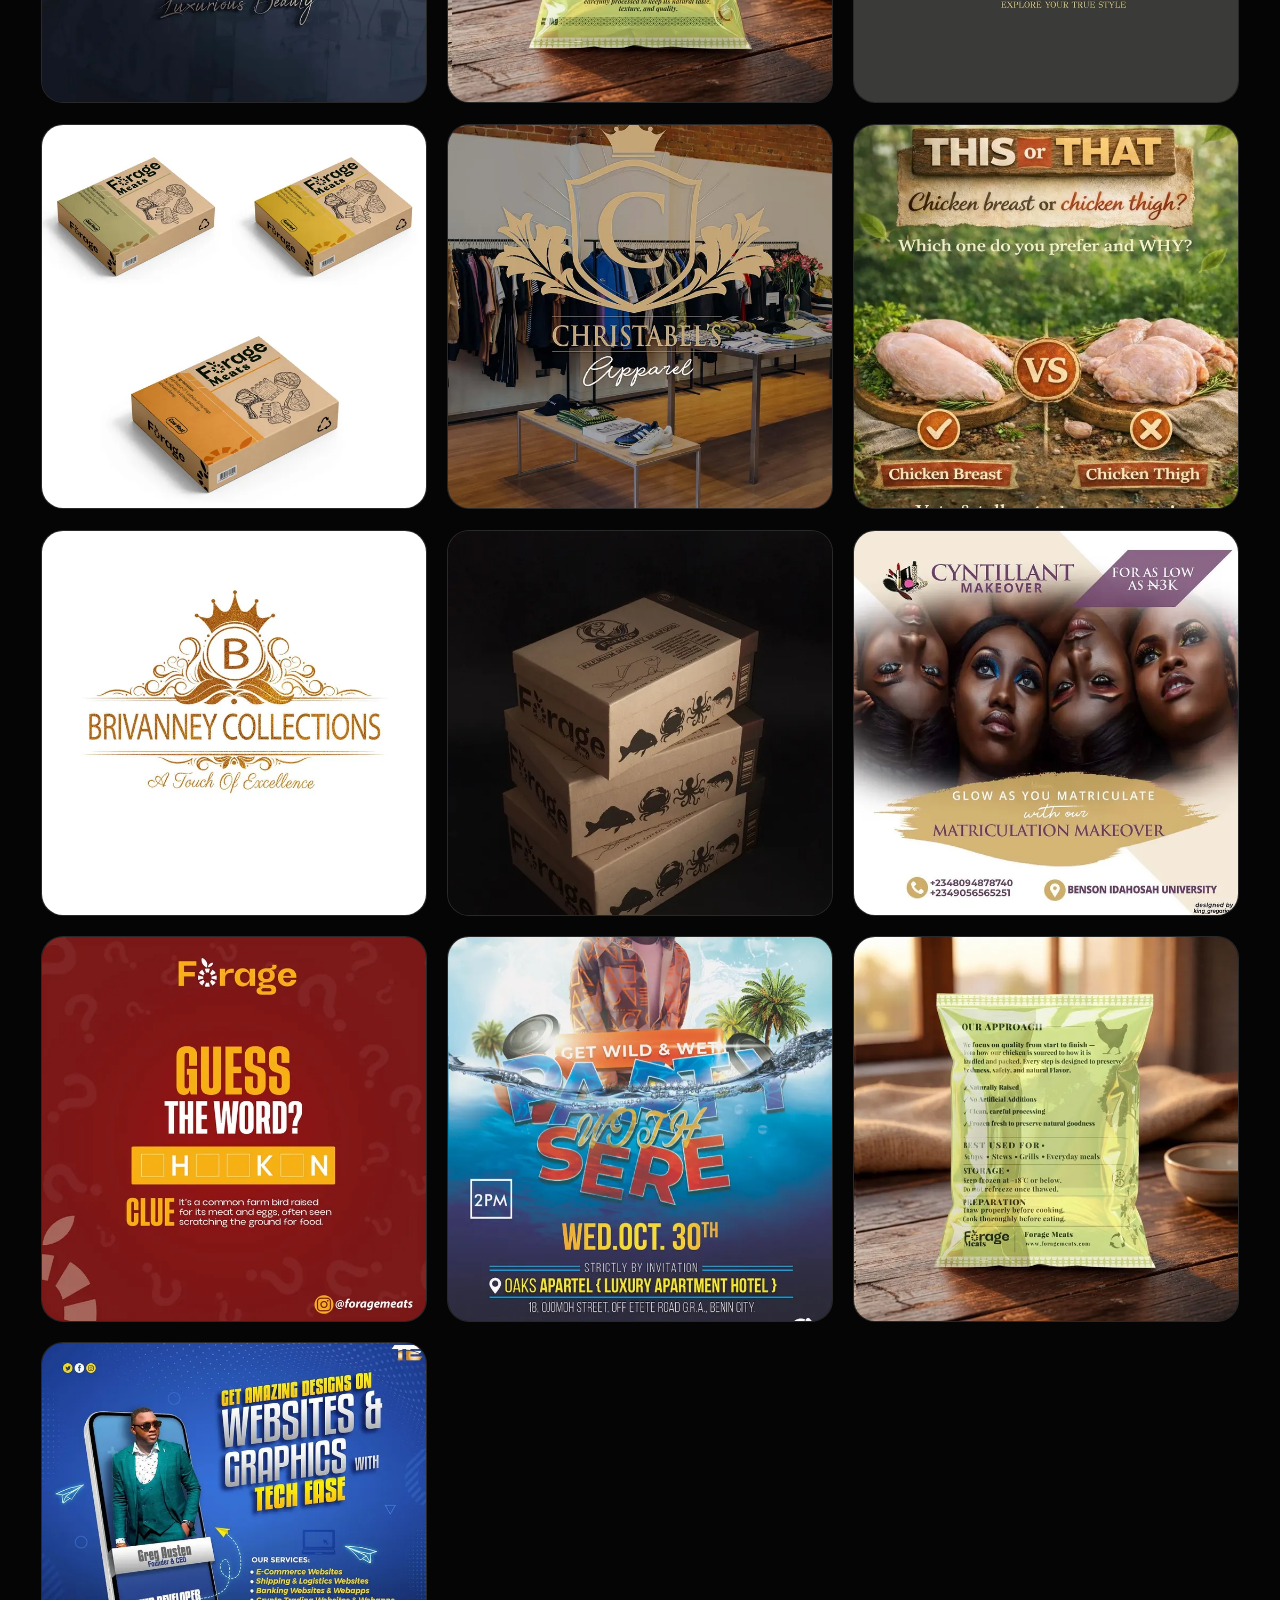
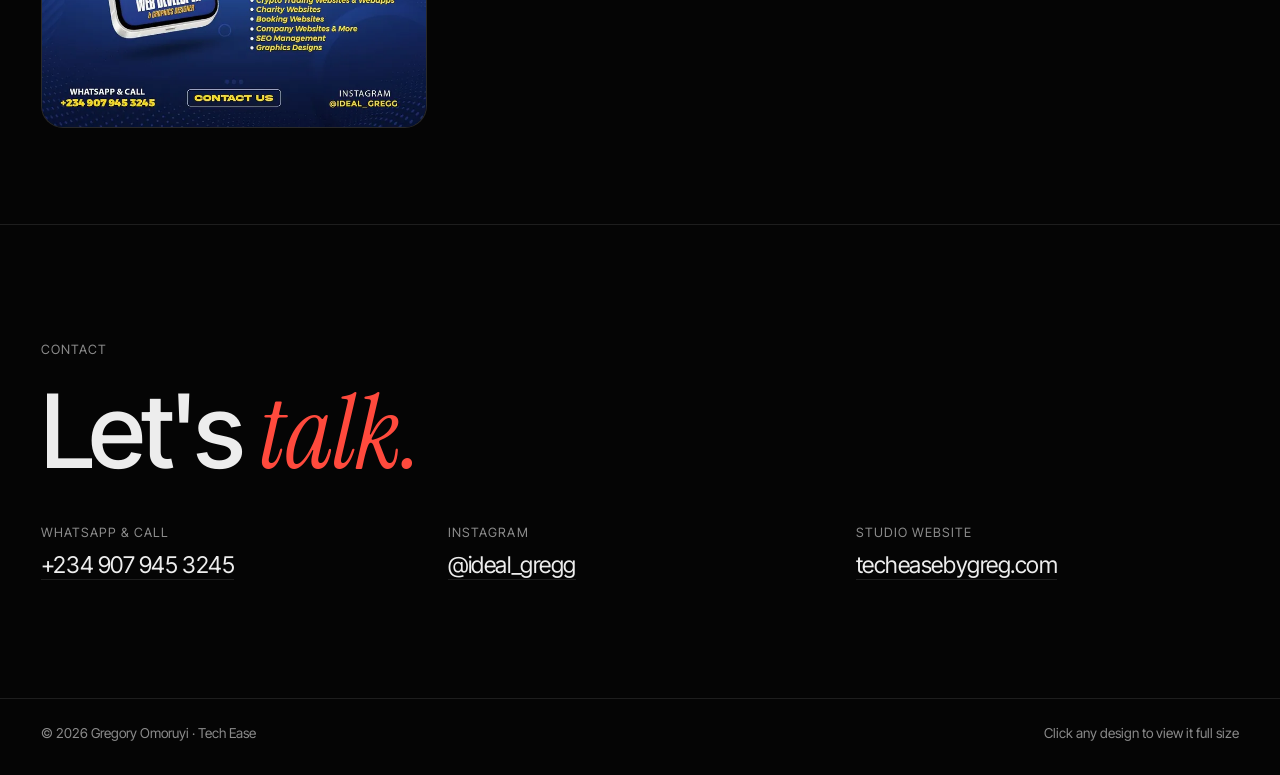
<file: portfolio.html>
<!doctype html>
<html lang="en">
<head>
  <meta charset="utf-8">
  <meta name="viewport" content="width=device-width, initial-scale=1">
  <title>Gregory Omoruyi | Graphic Designer &amp; Web Developer Portfolio</title>
  <meta name="description" content="Portfolio of Gregory Omoruyi, graphic designer and web developer in Benin City, Nigeria. Logos, brand identity, packaging, social media and print design.">
  <meta property="og:title" content="Gregory Omoruyi | Design Portfolio">
  <meta property="og:description" content="Logos, packaging, social media and print design by Gregory Omoruyi, founder of Tech Ease.">
  <meta property="og:image" content="assets/work/graphics/forage-chicken-pack-front-lg.webp">
  <meta name="theme-color" content="#050505">
  <link rel="icon" type="image/png" href="assets/favicon.png">
  <link rel="apple-touch-icon" href="assets/apple-touch-icon.png">
  <link rel="preconnect" href="https://fonts.googleapis.com">
  <link rel="preconnect" href="https://fonts.gstatic.com" crossorigin>
  <link href="https://fonts.googleapis.com/css2?family=Inter+Tight:wght@300;400;500;600&family=Instrument+Serif:ital@0;1&display=swap" rel="stylesheet">
  <link rel="stylesheet" href="styles.css">
  <style>
    .pf-bar { display: flex; justify-content: space-between; align-items: center; gap: 1rem; padding: 20px var(--pad); }
    .pf-bar nav { display: flex; gap: .5rem; justify-content: flex-end; }
    .pf-bar .brand span { white-space: nowrap; }
    .pf-link { display: inline-flex; align-items: center; height: 2.6rem; padding: 0 1.1rem; border-radius: 999px; border: 1px solid var(--line); font-size: .9rem; color: var(--text); transition: background .3s, border-color .3s; }
    .pf-link:hover { background: var(--red); border-color: var(--red); }
    .pf-hero { display: grid; grid-template-columns: 1.5fr 1fr; gap: clamp(2rem, 5vw, 5rem); align-items: end; padding: clamp(3rem, 8vw, 7rem) var(--pad) clamp(3rem, 6vw, 5rem); border-bottom: 1px solid var(--line); }
    .pf-hero h1 { font-size: clamp(3.4rem, 10vw, 9.5rem); letter-spacing: -.06em; line-height: .88; }
    .pf-hero h1 em { color: var(--red-2); }
    .pf-role { margin: 1.5rem 0 0; font-size: clamp(1.2rem, 2vw, 1.6rem); letter-spacing: -.02em; line-height: 1.3; max-width: 30em; }
    .pf-photo { border-radius: 26px; overflow: hidden; aspect-ratio: 4/5; max-width: 380px; justify-self: end; width: 100%; border: 1px solid var(--line); }
    .pf-photo img { width: 100%; height: 100%; object-fit: cover; object-position: top; }
    .pf-info { display: grid; grid-template-columns: repeat(3, 1fr); gap: clamp(1.5rem, 3vw, 3rem); padding: clamp(2.5rem, 5vw, 4rem) var(--pad); border-bottom: 1px solid var(--line); }
    .pf-info h2 { font-size: .8rem; text-transform: uppercase; letter-spacing: .08em; color: var(--muted); font-weight: 400; margin-bottom: 1rem; }
    .pf-info p { margin: 0; line-height: 1.55; }
    .pf-tags { display: flex; flex-wrap: wrap; gap: .45rem; }
    .pf-tags span { padding: .45rem .85rem; border-radius: 999px; background: #151515; border: 1px solid var(--line); font-size: .88rem; }
    .pf-contact { padding: clamp(4rem, 9vw, 8rem) var(--pad); border-top: 1px solid var(--line); }
    .pf-contact h2 { font-size: clamp(2.8rem, 8vw, 7rem); margin-bottom: 2.5rem; }
    .pf-contact dl { display: grid; grid-template-columns: repeat(3, 1fr); gap: 1.5rem; margin: 0; }
    .pf-contact dt { font-size: .8rem; text-transform: uppercase; letter-spacing: .08em; color: var(--muted); margin-bottom: .4rem; }
    .pf-contact dd { margin: 0; font-size: clamp(1.1rem, 1.8vw, 1.5rem); letter-spacing: -.02em; }
    .pf-contact dd a { border-bottom: 1px solid var(--line); transition: color .3s, border-color .3s; }
    .pf-contact dd a:hover { color: var(--red-2); border-color: var(--red-2); }
    .pf-foot { display: flex; justify-content: space-between; gap: 1rem; flex-wrap: wrap; padding: 1.5rem var(--pad) 2rem; color: var(--muted); font-size: .85rem; border-top: 1px solid var(--line); }
    @media (max-width: 860px) {
      .pf-hero { grid-template-columns: 1fr; }
      .pf-photo { justify-self: start; max-width: 260px; order: -1; }
      .pf-info, .pf-contact dl { grid-template-columns: 1fr; }
    }
    @media (max-width: 480px) { .pf-bar nav .pf-hide-sm { display: none; } }
    @media (max-width: 360px) { .pf-bar .brand span { display: none; } }
    @media print {
      body { background: #fff; color: #111; }
      .pf-bar nav, .gallery-filters, .lightbox, .tile-plus { display: none !important; }
      .tile-cap { opacity: 1; transform: none; position: static; padding: .4rem 0; color: #111; }
      .tile::after { display: none; }
      .tile { aspect-ratio: auto; break-inside: avoid; border-color: #ddd; }
      .tile img { aspect-ratio: 1; height: auto; }
    }
  </style>
</head>
<body>

<header class="pf-bar">
  <a href="https://techeasebygreg.com" class="brand"><img src="assets/logo-512.png" alt="" width="34" height="34"><span>Tech Ease</span></a>
  <nav aria-label="Contact">
    <a class="pf-link" href="#graphics">Work</a>
    <a class="pf-link pf-hide-sm" href="#contact">Contact</a>
    <a class="pf-link" href="https://wa.me/2349079453245?text=Hi%20Greg%2C%20I%20saw%20your%20portfolio." target="_blank" rel="noopener">WhatsApp</a>
  </nav>
</header>

<main>
  <section class="pf-hero">
    <div>
      <p class="label">Portfolio · <span id="pf-year">2026</span></p>
      <h1>Gregory<br><em>Omoruyi</em></h1>
      <p class="pf-role">Graphic designer and web developer. I design logos, packaging, social media content and print that make businesses look premium, then build the websites to match.</p>
    </div>
    <div class="pf-photo"><img src="assets/greg.jpg" alt="Gregory Omoruyi"></div>
  </section>

  <section class="pf-info" aria-label="About">
    <div>
      <h2>About</h2>
      <p>Founder of Tech Ease, a CAC registered design and technology studio in Benin City, Nigeria. I work directly with clients from the first brief to the final files.</p>
    </div>
    <div>
      <h2>What I do</h2>
      <div class="pf-tags"><span>Logo &amp; brand identity</span><span>Packaging</span><span>Social media design</span><span>Flyers &amp; print</span><span>Websites</span><span>Web apps</span><span>SEO</span></div>
    </div>
    <div>
      <h2>Based in</h2>
      <p>Benin City, Edo State, Nigeria.</p>
    </div>
  </section>

  <section id="graphics" class="gallery">
    <div class="gallery-head">
      <div>
        <p class="label">Selected work</p>
        <h2>Design <em>portfolio</em></h2>
      </div>
      <div class="gallery-filters" role="group" aria-label="Filter designs" id="gallery-filters"></div>
    </div>
    <div class="gallery-grid" id="gallery-grid"></div>
  </section>

  <section id="contact" class="pf-contact">
    <p class="label">Contact</p>
    <h2>Let's <em>talk.</em></h2>
    <dl>
      <div><dt>WhatsApp &amp; call</dt><dd><a href="https://wa.me/2349079453245" target="_blank" rel="noopener">+234 907 945 3245</a></dd></div>
      <div><dt>Instagram</dt><dd><a href="https://instagram.com/ideal_gregg" target="_blank" rel="noopener">@ideal_gregg</a></dd></div>
      <div><dt>Studio website</dt><dd><a href="https://techeasebygreg.com">techeasebygreg.com</a></dd></div>
    </dl>
  </section>
</main>

<footer class="pf-foot"><span>© <span id="year">2026</span> Gregory Omoruyi · Tech Ease</span><span>Click any design to view it full size</span></footer>

<div class="lightbox" id="lightbox" role="dialog" aria-modal="true" aria-label="Design preview" hidden>
  <button class="lb-close" type="button" aria-label="Close">&times;</button>
  <button class="lb-nav lb-prev" type="button" aria-label="Previous design">&#8592;</button>
  <figure><img alt=""><figcaption><b></b><span></span></figcaption></figure>
  <button class="lb-nav lb-next" type="button" aria-label="Next design">&#8594;</button>
</div>

<script src="work.js"></script>
<script src="gallery.js"></script>
<script>
  var y = new Date().getFullYear();
  document.getElementById("year").textContent = y;
  document.getElementById("pf-year").textContent = y;
</script>
</body>
</html>
</file>
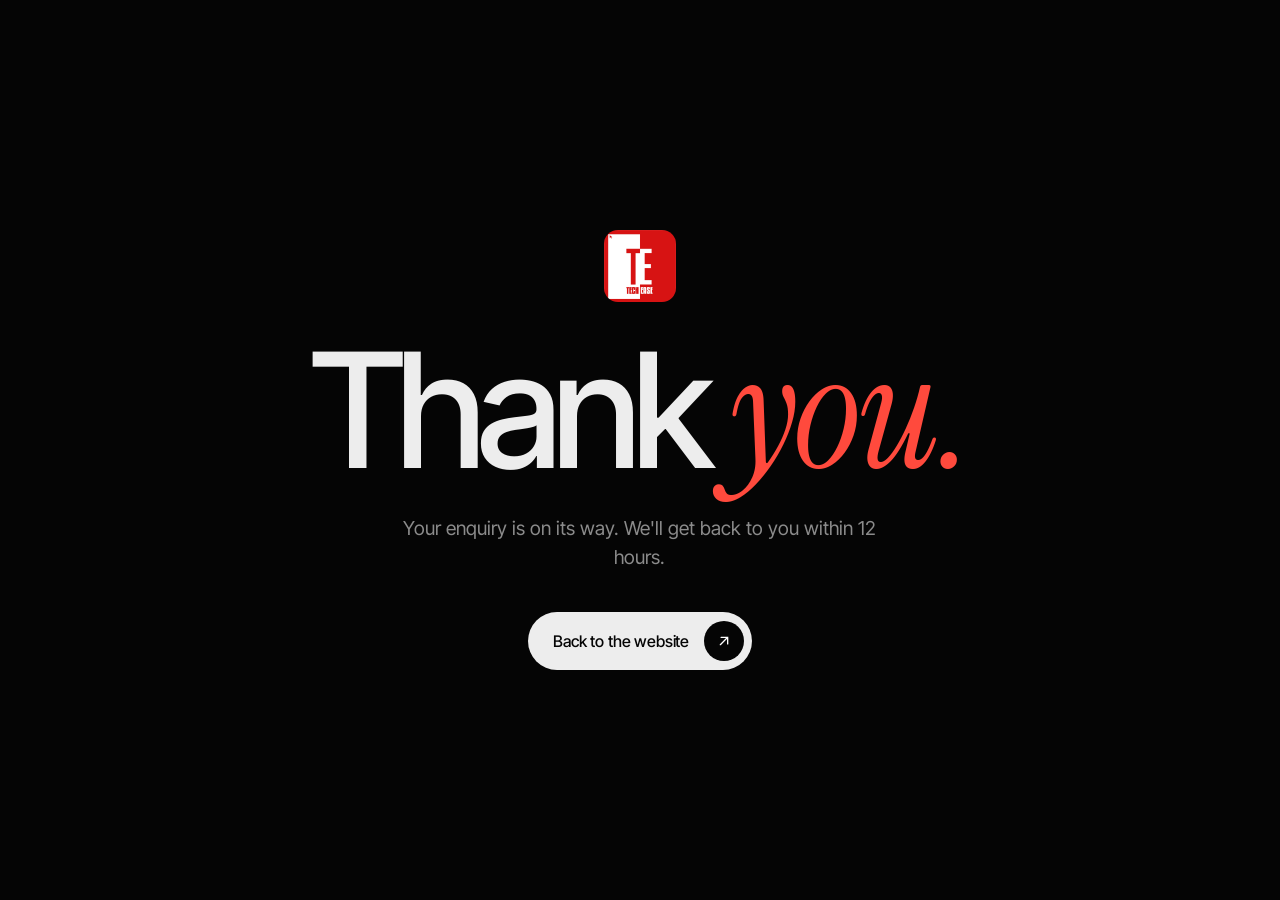
<file: thanks.html>
<!doctype html>
<html lang="en">
<head>
  <meta charset="utf-8">
  <meta name="viewport" content="width=device-width, initial-scale=1">
  <title>Thank you | Tech Ease by Greg</title>
  <meta name="theme-color" content="#050505">
  <link rel="icon" type="image/png" href="assets/favicon.png">
  <link href="https://fonts.googleapis.com/css2?family=Inter+Tight:wght@400;500&family=Instrument+Serif:ital@0;1&display=swap" rel="stylesheet">
  <link rel="stylesheet" href="styles.css">
</head>
<body>
  <main class="thanks">
    <div>
      <img src="assets/logo-512.png" alt="Tech Ease logo">
      <h1>Thank <em>you.</em></h1>
      <p>Your enquiry is on its way. We'll get back to you within 12 hours.</p>
      <a href="/" class="btn"><span>Back to the website</span><svg viewBox="0 0 24 24"><path d="M7 17 17 7M8 7h9v9"/></svg></a>
    </div>
  </main>
</body>
</html>
</file>
<file: styles.css>
:root {
  --bg: #050505;
  --bg-2: #0c0c0c;
  --card: #111111;
  --line: rgba(255,255,255,.1);
  --text: #ededed;
  --muted: #8b8b8b;
  --red: #e3241b;
  --red-2: #ff4a3d;
  --sans: "Inter Tight", "Inter", system-ui, -apple-system, "Segoe UI", sans-serif;
  --serif: "Instrument Serif", Georgia, serif;
  --pad: clamp(16px, 3.2vw, 48px);
  --ease: cubic-bezier(.16,1,.3,1);
}

* { box-sizing: border-box; }
html.lenis, html.lenis body { height: auto; }
.lenis.lenis-smooth { scroll-behavior: auto !important; }
.lenis.lenis-stopped { overflow: hidden; }
body { margin: 0; background: var(--bg); color: var(--text); font-family: var(--sans); font-weight: 400; line-height: 1.5; -webkit-font-smoothing: antialiased; overflow-x: hidden; }
body.is-loading { overflow: hidden; }
img { display: block; max-width: 100%; }
a { color: inherit; text-decoration: none; }
::selection { background: var(--red); color: #fff; }
.hidden { display: none; }
em { font-family: var(--serif); font-style: italic; font-weight: 400; letter-spacing: -.01em; }
h1, h2, h3 { margin: 0; font-weight: 500; letter-spacing: -.045em; line-height: .95; }
h2 { font-size: clamp(3rem, 9vw, 9rem); }
h2 em { color: var(--red-2); }
.label { margin: 0 0 1.5rem; font-size: .8rem; text-transform: uppercase; letter-spacing: .08em; color: var(--muted); }
.muted { color: var(--muted); }
.lead { font-size: clamp(1.25rem, 2vw, 1.75rem); line-height: 1.3; letter-spacing: -.02em; margin: 0 0 1.5rem; }
.split .line-mask, .split-hero .line-mask { overflow: hidden; padding-bottom: .08em; margin-bottom: -.08em; }

/* Buttons */
.btn { --h: 3.6rem; position: relative; display: inline-flex; align-items: center; gap: .9rem; height: var(--h); padding: 0 .55rem 0 1.6rem; border-radius: 999px; background: var(--text); color: #050505; font: 500 1rem var(--sans); letter-spacing: -.01em; border: 0; cursor: pointer; overflow: hidden; isolation: isolate; }
.btn::before { content: ""; position: absolute; inset: 0; z-index: -1; background: var(--red); border-radius: inherit; transform: translateY(101%); transition: transform .6s var(--ease); }
.btn:hover { color: #fff; }
.btn:hover::before { transform: none; }
.btn svg { width: calc(var(--h) - 1.1rem); height: calc(var(--h) - 1.1rem); padding: .7rem; border-radius: 50%; background: #050505; fill: none; stroke: #fff; stroke-width: 1.8; stroke-linecap: round; transition: transform .6s var(--ease), background .3s; }
.btn:hover svg { transform: rotate(45deg); background: #fff; stroke: var(--red); }
.btn-lg { --h: 4.2rem; font-size: 1.1rem; }

/* Loader */
.loader { position: fixed; inset: 0; z-index: 300; background: #0a0a0a; clip-path: inset(0 0 0% 0); display: flex; flex-direction: column; justify-content: space-between; padding: var(--pad); }
.loader-top { display: flex; align-items: center; gap: .8rem; font-size: .9rem; color: var(--muted); }
.loader-top img { border-radius: 8px; }
.loader-count { align-self: flex-end; font-size: clamp(6rem, 22vw, 20rem); font-weight: 500; letter-spacing: -.06em; line-height: .8; overflow: hidden; }
.loader-count span { display: inline-block; }
.no-js .loader { display: none; }

/* Cursor */
.cursor { position: fixed; top: 0; left: 0; z-index: 250; width: 12px; height: 12px; margin: -6px 0 0 -6px; border-radius: 50%; background: #fff; mix-blend-mode: difference; pointer-events: none; display: grid; place-items: center; transition: width .4s var(--ease), height .4s var(--ease), margin .4s var(--ease), background .3s, opacity .3s; opacity: 0; }
.cursor span { font-size: .75rem; font-weight: 500; color: #050505; opacity: 0; transition: opacity .2s; }
.cursor.is-on { opacity: 1; }
.cursor.is-link { width: 48px; height: 48px; margin: -24px 0 0 -24px; }
.cursor.is-view { width: 92px; height: 92px; margin: -46px 0 0 -46px; background: var(--red); mix-blend-mode: normal; }
.cursor.is-view span { opacity: 1; color: #fff; }

/* Nav */
.nav { position: fixed; top: 0; left: 0; right: 0; z-index: 100; display: flex; align-items: center; justify-content: space-between; gap: 1rem; padding: 20px var(--pad); transition: transform .6s var(--ease); }
.nav.is-hidden { transform: translateY(-110%); }
.nav::before { content: ""; position: absolute; inset: 0; background: linear-gradient(#050505cc, transparent); pointer-events: none; z-index: -1; }
.brand { display: flex; align-items: center; gap: .7rem; font-weight: 600; letter-spacing: -.03em; font-size: 1.1rem; }
.brand img { border-radius: 8px; }
.nav-links { display: flex; gap: 2.2rem; padding: .7rem 1.6rem; border: 1px solid var(--line); border-radius: 999px; background: rgba(20,20,20,.55); backdrop-filter: blur(16px); -webkit-backdrop-filter: blur(16px); }
.nav-links a { font-size: .92rem; overflow: hidden; height: 1.4em; display: block; }
.nav-links a span { display: block; position: relative; transition: transform .5s var(--ease); }
.nav-links a span::after { content: attr(data-text); position: absolute; left: 0; top: 100%; color: var(--red-2); }
.nav-links a:hover span { transform: translateY(-100%); }
.nav-mobile-cta { display: none !important; }
.nav-cta { display: inline-flex; align-items: center; gap: .6rem; padding: .75rem 1.3rem; border-radius: 999px; background: var(--text); color: #050505; font-weight: 500; font-size: .92rem; }
.nav-dot { width: 7px; height: 7px; border-radius: 50%; background: var(--red); box-shadow: 0 0 0 0 rgba(227,36,27,.6); animation: ping 2s infinite; }
@keyframes ping { 70% { box-shadow: 0 0 0 9px rgba(227,36,27,0); } 100% { box-shadow: 0 0 0 0 rgba(227,36,27,0); } }
.menu-btn { display: none; width: 48px; height: 48px; border-radius: 50%; border: 1px solid var(--line); background: rgba(20,20,20,.7); backdrop-filter: blur(12px); cursor: pointer; padding: 0; }
.menu-btn span { display: block; width: 18px; height: 1.5px; margin: 5px auto; background: var(--text); transition: transform .4s var(--ease); }
.menu-btn[aria-expanded="true"] span:first-child { transform: translateY(3.25px) rotate(45deg); }
.menu-btn[aria-expanded="true"] span:last-child { transform: translateY(-3.25px) rotate(-45deg); }

/* Hero */
.hero { position: relative; height: 100vh; height: 100svh; min-height: 640px; overflow: hidden; display: flex; flex-direction: column; justify-content: space-between; padding: 96px var(--pad) 28px; }
#scene { position: absolute; inset: 0; width: 100%; height: 100%; }
.hero-vignette { position: absolute; inset: 0; pointer-events: none; background: radial-gradient(120% 90% at 70% 40%, transparent 40%, #050505 100%), linear-gradient(transparent 60%, #050505); }
.hero-meta { position: relative; display: flex; justify-content: space-between; gap: 1rem; font-size: .82rem; color: var(--muted); text-transform: uppercase; letter-spacing: .06em; pointer-events: none; }
.avail { display: inline-flex; align-items: center; gap: .5rem; }
.avail i { width: 7px; height: 7px; border-radius: 50%; background: #3ddc84; }
.hero-content { position: relative; display: grid; grid-template-columns: 1fr auto; align-items: end; gap: 2rem; margin-top: auto; margin-bottom: 2.4rem; pointer-events: none; }
.hero-title { font-size: clamp(3.2rem, 9.6vw, 10.5rem); font-weight: 500; letter-spacing: -.055em; line-height: .9; }
.hero-title .row { display: block; }
.hero-title em { color: var(--red-2); padding-right: .05em; }
.hero-side { max-width: 330px; pointer-events: auto; }
.hero-side p { margin: 0 0 1.6rem; color: #bdbdbd; font-size: 1.02rem; }

/* Statement */
.statement { padding: clamp(7rem, 16vw, 14rem) var(--pad); display: grid; grid-template-columns: 1fr 3fr; gap: 2rem; }
.statement-text { margin: 0; font-size: clamp(1.8rem, 4.2vw, 4rem); line-height: 1.08; letter-spacing: -.035em; font-weight: 400; }
.statement-text .word { opacity: .14; }

/* Section heads */
.section-head { padding: 0 var(--pad); margin-bottom: clamp(3rem, 6vw, 5rem); }

/* Services: stacked sticky cards */
.services { padding-bottom: clamp(4rem, 8vw, 8rem); }
.stack { padding: 0 var(--pad); }
.svc { position: sticky; top: calc(90px + var(--i) * 14px); height: min(calc(100vh - 140px), 620px); min-height: 440px; margin-bottom: 4vh; padding: clamp(1.5rem, 3vw, 3rem); border-radius: 28px; background: var(--card); border: 1px solid var(--line); display: grid; grid-template-rows: auto auto 1fr; overflow: hidden; transform-origin: center top; box-shadow: 0 -30px 60px -20px rgba(0,0,0,.8); }
.svc:nth-child(even) { background: #151515; }
.svc:last-child { margin-bottom: 0; }
.svc-top { display: flex; justify-content: space-between; color: var(--muted); font-size: .85rem; text-transform: uppercase; letter-spacing: .08em; padding-bottom: 1.2rem; border-bottom: 1px solid var(--line); }
.svc-body { position: relative; z-index: 1; align-self: end; max-width: 34em; }
.svc h3 { position: relative; z-index: 1; font-size: clamp(2.6rem, 7vw, 7rem); letter-spacing: -.055em; padding-top: clamp(1.2rem, 2.5vw, 2rem); max-width: 9em; }
.svc p { margin: 0 0 1.5rem; color: #b5b5b5; font-size: 1.08rem; max-width: 30em; }
.tags { list-style: none; padding: 0; margin: 0; display: flex; flex-wrap: wrap; gap: .5rem; }
.tags li { padding: .45rem .9rem; border: 1px solid var(--line); border-radius: 999px; font-size: .85rem; color: #cfcfcf; }

/* Service art */
.svc-art { position: absolute; right: clamp(1rem, 5vw, 5rem); top: 30%; width: clamp(140px, 22vw, 300px); aspect-ratio: 1; opacity: .9; pointer-events: none; }
.svc-art i { position: absolute; display: block; }
.art-graphics i:nth-child(1) { inset: 0 30% 30% 0; border-radius: 50%; background: radial-gradient(circle at 30% 30%, #ff6b5e, var(--red) 60%, #5a0b07); }
.art-graphics i:nth-child(2) { inset: 35% 0 0 35%; background: #ededed; border-radius: 18px; transform: rotate(12deg); }
.art-graphics i:nth-child(3) { width: 30%; aspect-ratio: 1; left: 8%; bottom: 4%; border: 2px solid #ededed; transform: rotate(45deg); }
.art-web i:nth-child(1) { inset: 8% 0 12% 0; border-radius: 14px; background: #1d1d1d; border: 1px solid #333; }
.art-web i:nth-child(2) { left: 8%; right: 8%; top: 22%; height: 24%; border-radius: 8px; background: linear-gradient(110deg, var(--red), #ff8a5b); }
.art-web i:nth-child(3) { left: 8%; width: 55%; top: 54%; height: 20%; background: repeating-linear-gradient(#444 0 6px, transparent 6px 16px); }
.art-app i:nth-child(1) { inset: 10% 0; border-radius: 14px; background: #1d1d1d; border: 1px solid #333; }
.art-app i:nth-child(2) { left: 10%; right: 10%; bottom: 20%; height: 50%; background: linear-gradient(90deg, var(--red) 0 12%, transparent 12% 22%, #ededed 22% 34%, transparent 34% 44%, var(--red) 44% 56%, transparent 56% 66%, #ededed 66% 78%, transparent 78% 88%, var(--red) 88%); -webkit-mask: linear-gradient(to top, #000 0 100%); clip-path: polygon(0 60%, 12% 60%, 12% 100%, 22% 100%, 22% 20%, 34% 20%, 34% 100%, 44% 100%, 44% 40%, 56% 40%, 56% 100%, 66% 100%, 66% 0, 78% 0, 78% 100%, 88% 100%, 88% 30%, 100% 30%, 100% 100%, 0 100%); }
.art-app i:nth-child(3) { left: 10%; top: 18%; width: 40%; height: 6%; border-radius: 4px; background: #444; }
.art-mobile i:nth-child(1) { left: 28%; right: 28%; top: 0; bottom: 0; border-radius: 26px; background: #1d1d1d; border: 2px solid #3a3a3a; }
.art-mobile i:nth-child(2) { left: 33%; right: 33%; top: 8%; height: 40%; border-radius: 14px; background: linear-gradient(160deg, var(--red), #ff8a5b); }
.art-mobile i:nth-child(3) { left: 33%; right: 33%; top: 54%; height: 28%; background: repeating-linear-gradient(#444 0 8px, transparent 8px 20px); }
.art-seo i:nth-child(1) { inset: 0; border-left: 2px solid #3a3a3a; border-bottom: 2px solid #3a3a3a; }
.art-seo i:nth-child(2) { inset: 10% 6% 8% 6%; background: linear-gradient(to top right, transparent 49%, var(--red) 49.5% 51%, transparent 51.5%); }
.art-seo i:nth-child(3) { width: 18%; aspect-ratio: 1; right: 2%; top: 4%; border-radius: 50%; background: var(--red); box-shadow: 0 0 40px var(--red); }
.art-lang i:nth-child(1) { left: 0; top: 10%; width: 62%; height: 46%; border-radius: 18px 18px 18px 4px; background: #ededed; }
.art-lang i:nth-child(2) { right: 0; bottom: 8%; width: 62%; height: 46%; border-radius: 18px 18px 4px 18px; background: var(--red); }
.art-lang i:nth-child(3) { left: 10%; top: 24%; width: 40%; height: 18%; background: repeating-linear-gradient(#050505 0 5px, transparent 5px 13px); }

/* Work: horizontal */
.work { position: relative; padding: clamp(4rem, 8vw, 6rem) 0; }
.work-pin { overflow: hidden; }
.work-track { display: flex; gap: clamp(1rem, 2vw, 2rem); padding: 0 var(--pad); width: max-content; align-items: stretch; }
.work-intro { width: clamp(280px, 30vw, 460px); flex: none; display: flex; flex-direction: column; justify-content: center; padding-right: 2rem; }
.work-intro h2 { margin-bottom: 1.5rem; }
.project { flex: none; width: clamp(300px, 46vw, 720px); display: flex; flex-direction: column; gap: 1rem; }
.project-media { position: relative; aspect-ratio: 4/3; border-radius: 22px; overflow: hidden; background: var(--card); border: 1px solid var(--line); }
.project-media > img { width: 100%; height: 100%; object-fit: cover; transform: scale(1.12); transition: transform 1.2s var(--ease); }
.project:hover .project-media > img, .project:hover .mock { transform: scale(1.04); }
.project-meta { display: flex; justify-content: space-between; align-items: baseline; gap: 1rem; }
.project-meta h3 { font-size: clamp(1.4rem, 2.4vw, 2.2rem); letter-spacing: -.04em; }
.project-meta span { color: var(--muted); font-size: .85rem; text-transform: uppercase; letter-spacing: .06em; white-space: nowrap; }
.work-progress { position: relative; height: 2px; margin: 2.5rem var(--pad) 0; background: var(--line); }
.work-progress span { position: absolute; inset: 0; background: var(--red); transform-origin: left; transform: scaleX(0); }

/* Mockups for projects without images */
.mock { position: absolute; inset: 0; transition: transform 1.2s var(--ease); }
.mock-graphics { background: radial-gradient(circle at 75% 25%, #ff6b5e, var(--red) 35%, #300605 75%); display: grid; place-items: center; }
.mock-graphics b { font-size: clamp(3rem, 9vw, 8rem); font-weight: 600; letter-spacing: -.06em; color: #fff; line-height: .85; text-align: center; }
.mock-graphics b em { display: block; font-size: .7em; }
.mock-graphics i { position: absolute; width: 22%; aspect-ratio: 1; border: 2px solid #fff; border-radius: 50%; left: 8%; bottom: 10%; }
.mock-web { background: linear-gradient(135deg, #1a1a1a, #0b0b0b); padding: 9% 8% 0; }
.mock-web .win { height: 100%; border-radius: 14px 14px 0 0; background: #f2efe9; overflow: hidden; color: #111; }
.mock-web .bar { height: 26px; background: #e2ded6; display: flex; gap: 6px; align-items: center; padding: 0 12px; }
.mock-web .bar i { width: 8px; height: 8px; border-radius: 50%; background: #c8c2b8; }
.mock-web .pg { padding: 7% 8%; }
.mock-web .pg b { display: block; font-size: clamp(1.4rem, 3.4vw, 3rem); font-weight: 600; letter-spacing: -.05em; line-height: .95; margin-bottom: 1rem; }
.mock-web .pg b em { color: var(--red); }
.mock-web .pg s { display: block; height: 7px; width: 60%; background: #d4cfc6; border-radius: 4px; margin: 6px 0; text-decoration: none; }
.mock-web .pg u { display: inline-block; margin-top: 1rem; padding: .5em 1.1em; border-radius: 99px; background: #111; color: #fff; font-size: .75rem; text-decoration: none; }
.mock-app { background: #0f0f10; padding: 7%; display: grid; grid-template-columns: 22% 1fr; gap: 4%; }
.mock-app .side { border-radius: 12px; background: #1a1a1c; padding: 14% 12%; }
.mock-app .side s { display: block; height: 8px; border-radius: 4px; background: #333; margin-bottom: 14px; text-decoration: none; }
.mock-app .side s:first-child { background: var(--red); width: 70%; }
.mock-app .main { display: grid; grid-template-rows: auto 1fr; gap: 5%; }
.mock-app .kpis { display: grid; grid-template-columns: repeat(3, 1fr); gap: 6%; }
.mock-app .kpis div { border-radius: 10px; background: #1a1a1c; padding: 12%; font-size: clamp(.9rem, 1.8vw, 1.6rem); font-weight: 600; letter-spacing: -.04em; }
.mock-app .kpis small { display: block; font-size: .5em; color: var(--muted); font-weight: 400; letter-spacing: 0; }
.mock-app .chart { border-radius: 12px; background: #1a1a1c; display: flex; align-items: flex-end; gap: 4%; padding: 6%; }
.mock-app .chart i { flex: 1; border-radius: 4px 4px 0 0; background: #333; }
.mock-app .chart i:nth-child(3n) { background: var(--red); }
.mock-mobile { background: linear-gradient(160deg, #1b1b1b, #0a0a0a); display: flex; justify-content: center; align-items: center; gap: 6%; }
.mock-mobile .ph { width: 28%; aspect-ratio: 9/19; border-radius: 22px; background: #f2efe9; border: 5px solid #222; overflow: hidden; padding: 10% 8%; color: #111; }
.mock-mobile .ph:nth-child(2) { transform: translateY(12%); background: var(--red); color: #fff; }
.mock-mobile .ph b { display: block; font-size: clamp(.7rem, 1.4vw, 1.1rem); font-weight: 600; letter-spacing: -.03em; margin-bottom: 10%; }
.mock-mobile .ph s { display: block; height: 18%; border-radius: 8px; background: rgba(0,0,0,.12); margin-bottom: 8%; text-decoration: none; }
.mock-mobile .ph:nth-child(2) s { background: rgba(255,255,255,.2); }
.mock-seo { background: #f2efe9; color: #111; padding: 8%; display: grid; grid-template-rows: auto 1fr; gap: 6%; }
.mock-seo .q { border-radius: 99px; background: #fff; border: 1px solid #ddd; padding: .7em 1.2em; font-size: clamp(.75rem, 1.3vw, 1rem); }
.mock-seo .graph { position: relative; border-left: 1px solid #ccc; border-bottom: 1px solid #ccc; }
.mock-seo .graph svg { position: absolute; inset: 0; width: 100%; height: 100%; }
.mock-seo .graph b { position: absolute; right: 4%; top: 2%; font-size: clamp(1.6rem, 4vw, 3.4rem); letter-spacing: -.05em; font-weight: 600; color: var(--red); }
.mock-seo .graph b small { display: block; font-size: .3em; color: #555; font-weight: 400; letter-spacing: 0; text-align: right; }

/* Big marquee */
.big-marquee { padding: clamp(3rem, 7vw, 6rem) 0; border-block: 1px solid var(--line); overflow: hidden; }
.bm-track { display: flex; align-items: center; gap: 3rem; width: max-content; white-space: nowrap; }
.bm-track span { font-size: clamp(3.5rem, 11vw, 11rem); letter-spacing: -.055em; font-weight: 500; line-height: 1; }
.bm-track em { color: var(--red-2); }
.bm-track b { font-size: clamp(2rem, 5vw, 5rem); color: var(--red); font-weight: 400; }

/* Process */
.process { padding: clamp(7rem, 14vw, 12rem) 0; }
.steps { display: grid; grid-template-columns: repeat(4, 1fr); gap: clamp(1rem, 2vw, 2rem); padding: 0 var(--pad); }
.step { position: relative; padding-top: 2rem; }
.step-line { position: absolute; top: 0; left: 0; right: 0; height: 1px; background: var(--red); transform-origin: left; }
.step-num { display: block; font-family: var(--serif); font-style: italic; font-size: 1.6rem; color: var(--red-2); margin-bottom: 3rem; }
.step h3 { font-size: clamp(1.6rem, 2.6vw, 2.4rem); letter-spacing: -.04em; margin-bottom: 1rem; }
.step p { margin: 0; color: var(--muted); }

/* About */
.about { display: grid; grid-template-columns: 1fr 1.1fr; gap: clamp(2.5rem, 6vw, 7rem); padding: 0 var(--pad) clamp(7rem, 14vw, 12rem); align-items: center; }
.about-media { position: relative; }
.about-img { overflow: hidden; border-radius: 26px; aspect-ratio: 4/5; clip-path: inset(0 0 0 0 round 26px); }
.about-img img { width: 100%; height: 118%; object-fit: cover; object-position: top; }
.about-copy h2 { margin-bottom: 2.5rem; }
.facts { display: grid; grid-template-columns: repeat(3, 1fr); gap: 1rem; margin: 3rem 0 2rem; padding: 2rem 0; border-block: 1px solid var(--line); }
.facts strong { display: block; font-size: clamp(2.4rem, 4.4vw, 4rem); font-weight: 500; letter-spacing: -.05em; line-height: 1; }
.facts span { font-size: .85rem; color: var(--muted); }
.cert { display: flex; gap: 1rem; align-items: center; }
.cert svg { flex: none; width: 34px; height: 34px; fill: none; stroke: var(--red-2); stroke-width: 1.6; stroke-linecap: round; stroke-linejoin: round; }
.cert strong { display: block; font-weight: 500; }
.cert span { font-size: .88rem; color: var(--muted); }

/* Contact */
.contact { padding: clamp(5rem, 10vw, 8rem) var(--pad); background: #0b0b0b; border-top: 1px solid var(--line); border-radius: 36px 36px 0 0; }
.contact-title { font-size: clamp(5rem, 19vw, 19rem); letter-spacing: -.065em; line-height: .82; margin-bottom: clamp(3rem, 6vw, 5rem); }
.contact-grid { display: grid; grid-template-columns: 1fr 1.25fr; gap: clamp(2.5rem, 6vw, 7rem); }
.contact-info dl { margin: 3rem 0 0; display: grid; grid-template-columns: auto 1fr; gap: 1.2rem 2rem; }
.contact-info dt { color: var(--muted); font-size: .85rem; text-transform: uppercase; letter-spacing: .06em; padding-top: .2em; }
.contact-info dd { margin: 0; }
.form { display: grid; gap: 1.8rem; }
.field { position: relative; }
.field input, .field textarea { width: 100%; padding: 1.6rem 0 .8rem; background: transparent; border: 0; border-bottom: 1px solid #333; color: var(--text); font: 400 1.25rem var(--sans); letter-spacing: -.02em; resize: vertical; transition: border-color .3s; }
.field label { position: absolute; left: 0; top: 1.6rem; color: var(--muted); font-size: 1.25rem; pointer-events: none; transition: transform .4s var(--ease), font-size .4s var(--ease), color .3s; transform-origin: left top; }
.field input:focus, .field textarea:focus { outline: none; border-color: var(--red); }
.field input:focus + label, .field input:not(:placeholder-shown) + label, .field textarea:focus + label, .field textarea:not(:placeholder-shown) + label { transform: translateY(-1.4rem) scale(.65); color: var(--red-2); }
.chips { border: 0; padding: 0; margin: 0; display: flex; flex-wrap: wrap; gap: .55rem; }
.chips legend { padding: 0; margin-bottom: 1rem; color: var(--muted); font-size: .85rem; text-transform: uppercase; letter-spacing: .06em; }
.chips label { cursor: pointer; }
.chips input { position: absolute; opacity: 0; pointer-events: none; }
.chips span { display: inline-block; padding: .65rem 1.15rem; border: 1px solid #333; border-radius: 999px; font-size: .95rem; transition: .3s var(--ease); }
.chips label:hover span { border-color: #777; }
.chips input:checked + span { background: var(--text); color: #050505; border-color: var(--text); }
.chips input:focus-visible + span { outline: 2px solid var(--red); outline-offset: 2px; }
.form .btn { justify-self: start; margin-top: .5rem; }

/* WhatsApp */
.wa-link { color: var(--text); border-bottom: 1px solid var(--red); }
.wa-link:hover { color: var(--red-2); }
.wa-fab { position: fixed; right: var(--pad); bottom: 24px; z-index: 90; display: inline-flex; align-items: center; gap: .6rem; height: 56px; padding: 0 1.3rem 0 1rem; border-radius: 999px; background: #25d366; color: #052e16; font-weight: 600; font-size: .95rem; box-shadow: 0 12px 30px -8px rgba(37,211,102,.55); transition: box-shadow .3s; }
.wa-fab:hover { box-shadow: 0 16px 40px -6px rgba(37,211,102,.8); }
.wa-fab svg { width: 26px; height: 26px; fill: currentColor; }
body.is-loading .wa-fab { opacity: 0; }
@media (max-width: 600px) { .wa-fab { width: 56px; padding: 0; justify-content: center; bottom: 18px; } .wa-fab span { display: none; } }

/* Footer */
.footer { background: #0b0b0b; padding: 3rem var(--pad) 1.5rem; overflow: hidden; }
.footer-top { display: flex; justify-content: space-between; align-items: center; flex-wrap: wrap; gap: 1.5rem; padding-bottom: 2rem; border-bottom: 1px solid var(--line); }
.footer-top nav { display: flex; gap: 2rem; color: var(--muted); }
.footer-top nav a:hover, .to-top:hover { color: var(--text); }
.to-top { color: var(--muted); }
.footer-word { margin: 0; font-size: 21.5vw; font-weight: 600; letter-spacing: -.07em; line-height: .78; text-align: center; padding-top: 4vw; white-space: nowrap; background: linear-gradient(#ededed, #3a3a3a); -webkit-background-clip: text; background-clip: text; color: transparent; }
.footer-bottom { display: flex; justify-content: space-between; flex-wrap: wrap; gap: .5rem; padding-top: 1.5rem; font-size: .85rem; color: var(--muted); }

/* Thanks */
.thanks { min-height: 100vh; display: grid; place-items: center; text-align: center; padding: 2rem 16px; }
.thanks img { width: 72px; margin: 0 auto 2rem; border-radius: 14px; }
.thanks h1 { font-size: clamp(4rem, 14vw, 10rem); letter-spacing: -.06em; }
.thanks h1 em { color: var(--red-2); }
.thanks p { color: var(--muted); font-size: 1.2rem; margin: 1.5rem auto 2.5rem; max-width: 26em; }

/* Responsive */
@media (max-width: 1000px) {
  .statement { grid-template-columns: 1fr; }
  .svc-art { top: 18%; width: 34vw; opacity: .5; }
  .steps { grid-template-columns: repeat(2, 1fr); row-gap: 3.5rem; }
  .about, .contact-grid { grid-template-columns: 1fr; }
  .about-media { max-width: 520px; }
}
@media (max-width: 860px) {
  .nav-links { position: fixed; inset: 0; z-index: -1; flex-direction: column; justify-content: center; gap: .4rem; padding: 0 var(--pad); border: 0; border-radius: 0; background: rgba(5,5,5,.97); clip-path: inset(0 0 100% 0); transition: clip-path .8s var(--ease); }
  .nav-links.open { clip-path: inset(0 0 0 0); }
  .nav-links a { font-size: clamp(2.6rem, 11vw, 4rem); height: 1.15em; letter-spacing: -.045em; line-height: 1.1; }
  .nav-mobile-cta { display: inline-flex !important; margin-top: 2rem; height: auto !important; font-size: 1rem !important; letter-spacing: 0 !important; padding: 1rem 1.5rem; border-radius: 999px; background: var(--red); color: #fff; align-self: flex-start; }
  .nav-cta { display: none; }
  .menu-btn { display: block; }
  .hero-content { grid-template-columns: 1fr; margin-bottom: 1.5rem; }
  .hide-sm { display: none; }
  /* horizontal scroll becomes vertical list */
  .work-track { flex-direction: column; width: auto; }
  .work-intro, .project { width: 100%; }
  .work-intro { padding: 0 0 1rem; }
  .work-progress { display: none; }
}
@media (max-width: 600px) {
  .svc { height: auto; min-height: min(78vh, 560px); top: calc(80px + var(--i) * 10px); border-radius: 22px; }
  .svc-art { width: 46vw; top: 16%; right: 1rem; opacity: .35; }
  .steps { grid-template-columns: 1fr; }
  .facts { grid-template-columns: 1fr 1fr 1fr; }
  .facts strong { font-size: 2rem; }
  .contact { border-radius: 24px 24px 0 0; }
  .contact-info dl { grid-template-columns: 1fr; gap: .3rem; }
  .contact-info dd { margin-bottom: 1rem; }
  .footer-top nav { gap: 1.2rem; }
}
@media (hover: none) { .cursor { display: none; } }
@media (prefers-reduced-motion: reduce) {
  *, *::before, *::after { animation: none !important; transition-duration: .01ms !important; }
  .statement-text .word { opacity: 1; }
}

/* Graphics gallery */
.gallery { padding: clamp(4rem, 9vw, 8rem) var(--pad) clamp(4rem, 8vw, 6rem); }
.gallery-head { display: flex; justify-content: space-between; align-items: flex-end; gap: 2rem; flex-wrap: wrap; margin-bottom: clamp(2rem, 4vw, 3.5rem); }
.gallery-head h2 { font-size: clamp(2.6rem, 7vw, 6.5rem); }
.gallery-filters { display: flex; gap: .5rem; flex-wrap: wrap; }
.chip { display: inline-flex; align-items: flex-start; gap: .3rem; padding: .7rem 1.2rem; border-radius: 999px; border: 1px solid var(--line); background: transparent; color: var(--muted); font: 500 .95rem var(--sans); letter-spacing: -.01em; cursor: pointer; transition: color .3s, background .3s, border-color .3s; }
.chip sup { font-size: .65em; opacity: .7; }
.chip:hover { color: var(--text); border-color: rgba(255,255,255,.3); }
.chip.is-active { background: var(--text); color: #050505; border-color: var(--text); }
.gallery-grid { display: grid; grid-template-columns: repeat(3, 1fr); gap: clamp(.75rem, 1.6vw, 1.5rem); }
.tile { position: relative; display: block; aspect-ratio: 1; padding: 0; border: 1px solid var(--line); border-radius: 22px; overflow: hidden; background: var(--card); cursor: zoom-in; color: #fff; text-align: left; font: inherit; }
.tile[hidden] { display: none; }
.tile img { width: 100%; height: 100%; object-fit: cover; transition: transform 1.2s var(--ease), filter .6s; }
.tile::after { content: ""; position: absolute; inset: 0; background: linear-gradient(to top, rgba(5,5,5,.85), rgba(5,5,5,0) 45%); opacity: 0; transition: opacity .5s var(--ease); }
.tile-cap { position: absolute; left: 1.2rem; right: 1.2rem; bottom: 1.1rem; z-index: 1; display: flex; flex-direction: column; gap: .15rem; transform: translateY(12px); opacity: 0; transition: transform .6s var(--ease), opacity .5s; }
.tile-cap b { font-size: clamp(1.05rem, 1.6vw, 1.5rem); font-weight: 500; letter-spacing: -.035em; line-height: 1.05; }
.tile-cap small { font-size: .72rem; text-transform: uppercase; letter-spacing: .08em; color: rgba(255,255,255,.7); }
.tile-plus { position: absolute; top: 1rem; right: 1rem; z-index: 1; width: 2.6rem; height: 2.6rem; display: grid; place-items: center; border-radius: 50%; background: var(--red); font-size: 1.4rem; line-height: 1; transform: scale(0) rotate(-90deg); transition: transform .6s var(--ease); }
.tile:hover img, .tile:focus-visible img { transform: scale(1.06); }
.tile:hover::after, .tile:focus-visible::after { opacity: 1; }
.tile:hover .tile-cap, .tile:focus-visible .tile-cap { transform: none; opacity: 1; }
.tile:hover .tile-plus, .tile:focus-visible .tile-plus { transform: none; }
.tile:focus-visible { outline: 2px solid var(--red-2); outline-offset: 3px; }
@media (hover: none) {
  .tile-cap { opacity: 1; transform: none; left: .6rem; right: auto; bottom: .6rem; max-width: calc(100% - 1.2rem); padding: .35rem .7rem; border-radius: 999px; background: rgba(5,5,5,.6); backdrop-filter: blur(8px); -webkit-backdrop-filter: blur(8px); }
  .tile-cap b { font-size: .78rem; letter-spacing: -.01em; white-space: nowrap; overflow: hidden; text-overflow: ellipsis; }
  .tile-cap small { display: none; }
}
@media (max-width: 860px) { .gallery-grid { grid-template-columns: repeat(2, 1fr); } .tile { border-radius: 16px; } }

/* Lightbox */
html.lb-open, html.lb-open body { overflow: hidden; }
.lightbox { position: fixed; inset: 0; z-index: 200; display: grid; grid-template-columns: auto 1fr auto; align-items: center; gap: 1rem; padding: clamp(1rem, 3vw, 2.5rem); background: rgba(5,5,5,.94); backdrop-filter: blur(14px); -webkit-backdrop-filter: blur(14px); opacity: 0; transition: opacity .3s; }
.lightbox[hidden] { display: none; }
.lightbox.is-open { opacity: 1; }
.lightbox figure { margin: 0; display: flex; flex-direction: column; align-items: center; gap: 1rem; min-width: 0; }
.lightbox img { max-width: 100%; max-height: calc(100vh - 9rem); max-height: calc(100dvh - 9rem); border-radius: 14px; object-fit: contain; box-shadow: 0 40px 120px rgba(0,0,0,.6); transform: scale(.96); transition: transform .5s var(--ease); }
.lightbox.is-open img { transform: none; }
.lightbox figcaption { display: flex; gap: 1rem; align-items: baseline; }
.lightbox figcaption b { font-size: 1.3rem; font-weight: 500; letter-spacing: -.03em; }
.lightbox figcaption span { color: var(--muted); font-size: .8rem; text-transform: uppercase; letter-spacing: .08em; }
.lb-nav, .lb-close { width: 3.2rem; height: 3.2rem; border-radius: 50%; border: 1px solid var(--line); background: rgba(255,255,255,.04); color: var(--text); font-size: 1.3rem; cursor: pointer; transition: background .3s, border-color .3s; }
.lb-nav:hover, .lb-close:hover { background: var(--red); border-color: var(--red); }
.lb-close { position: absolute; top: clamp(1rem, 2.5vw, 2rem); right: clamp(1rem, 2.5vw, 2rem); font-size: 1.8rem; line-height: 1; z-index: 1; }
@media (max-width: 600px) {
  .lightbox { grid-template-columns: 1fr 1fr; grid-template-rows: 1fr auto; padding: 4.5rem 1rem 1.5rem; }
  .lightbox figure { grid-column: 1 / -1; grid-row: 1; }
  .lb-prev { grid-row: 2; justify-self: end; } .lb-next { grid-row: 2; justify-self: start; }
}
</file>
